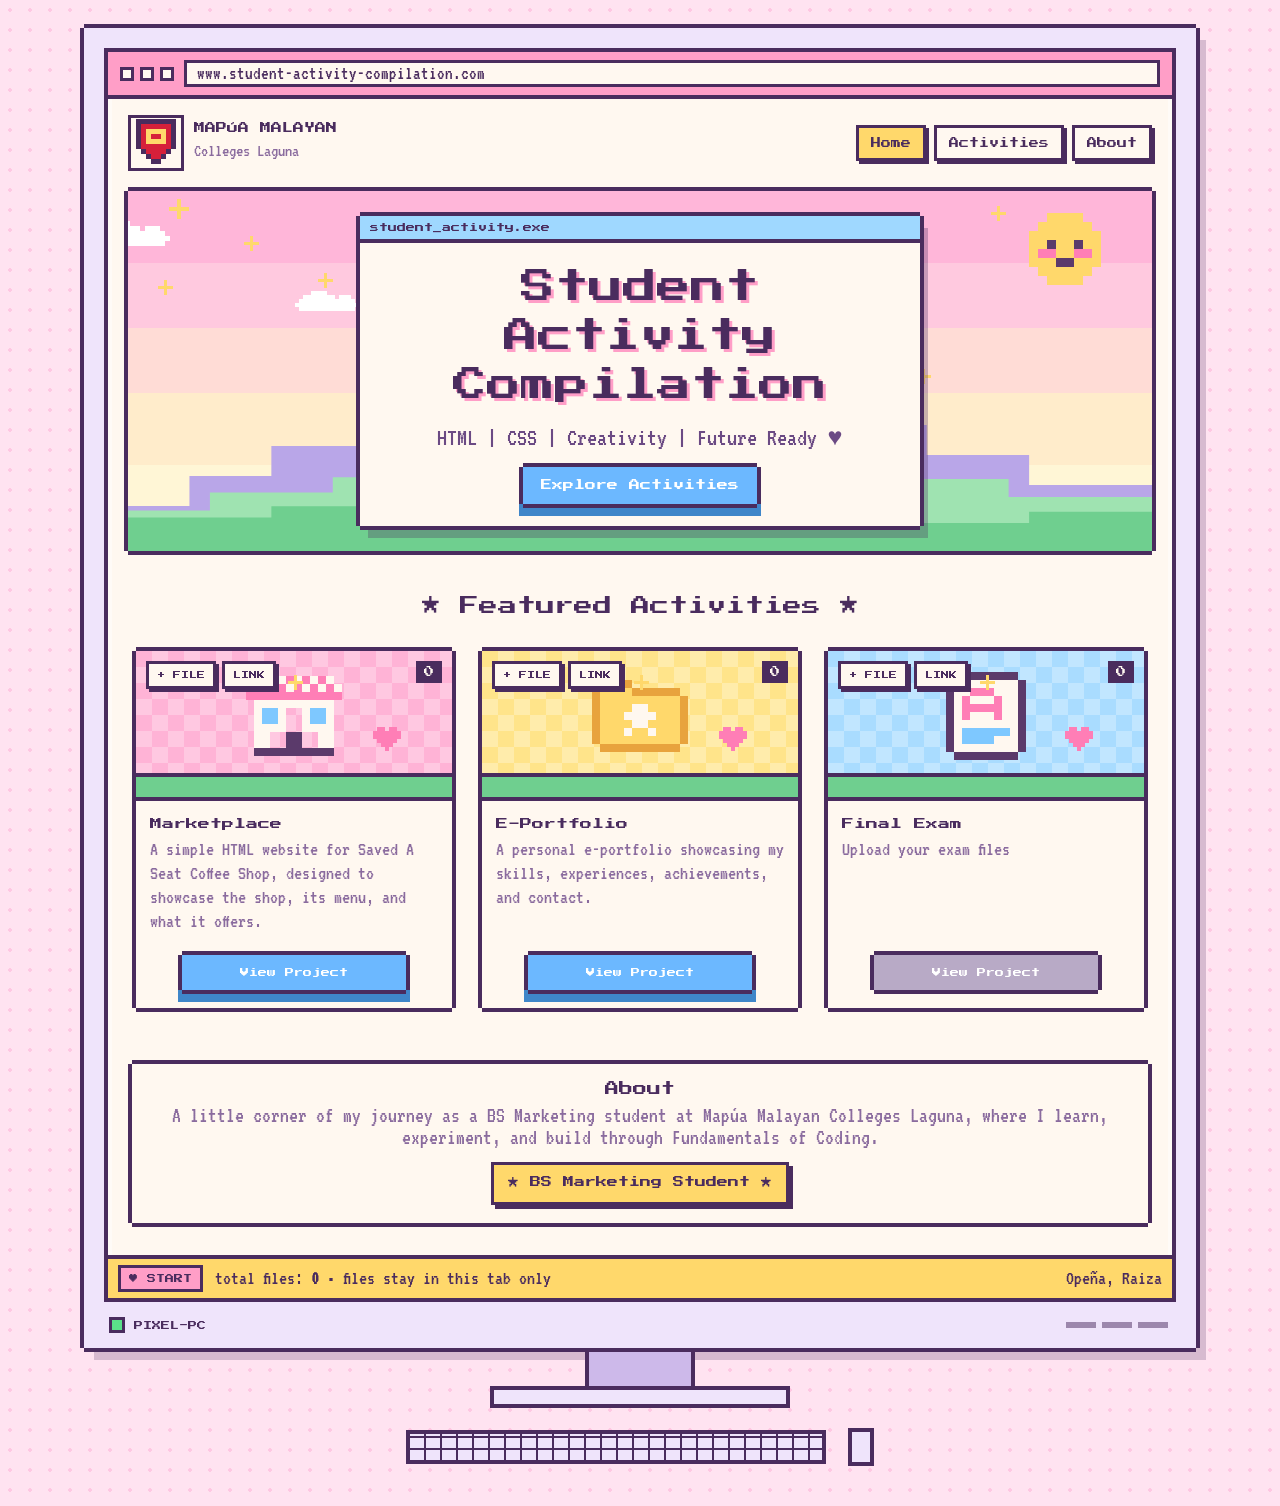
<file: index.html>
<!DOCTYPE html>
<html lang="en">
<head>
<meta charset="UTF-8">
<meta name="viewport" content="width=device-width, initial-scale=1, viewport-fit=cover">
<title>Student Activity Compilation</title>
<link href="https://fonts.googleapis.com/css2?family=Press+Start+2P&family=VT323&display=swap" rel="stylesheet">
<style>
:root{--bg:#ffe3f1;--dot:#ffc8e3;--panel:#fff8f0;--ink:#4a2c5e;--soft:#8a6b9e;--btn:#6cb8ff;--bz:#efe4fb;--bz2:#cdb9ea;
box-sizing:border-box;padding-top:env(safe-area-inset-top,0px);padding-bottom:env(safe-area-inset-bottom,0px)}
@media (prefers-color-scheme:dark){:root:not([data-theme="light"]){--bg:#241636;--dot:#31204a;--panel:#3a2656;--ink:#ffeefa;--soft:#c9a9e6;--bz:#5a4380;--bz2:#46336a}}
:root[data-theme="dark"]{--bg:#241636;--dot:#31204a;--panel:#3a2656;--ink:#ffeefa;--soft:#c9a9e6;--bz:#5a4380;--bz2:#46336a}
*{box-sizing:border-box}
html{scroll-behavior:smooth;scroll-padding-top:env(safe-area-inset-top,0px)}
body{margin:0;background:var(--bg);background-image:radial-gradient(var(--dot) 2px,transparent 2px);background-size:20px 20px;color:var(--ink);font-family:'VT323',ui-monospace,Menlo,Consolas,monospace;font-size:22px;min-height:100vh;padding:24px 14px 40px}
h1,h2,h3,.px{font-family:'Press Start 2P',ui-monospace,Menlo,monospace;font-weight:400}
.bx{box-shadow:0 -4px 0 0 #4a2c5e,0 4px 0 0 #4a2c5e,-4px 0 0 0 #4a2c5e,4px 0 0 0 #4a2c5e}
/* monitor */
.pc{max-width:1120px;margin:0 auto}
.monitor{position:relative;background:var(--bz);padding:20px 20px 0;margin:4px}
.monitor:after{content:"";position:absolute;inset:0;transform:translate(10px,12px);background:#4a2c5e;opacity:.22;z-index:-1}
.screen{background:var(--panel);border:4px solid #4a2c5e;box-shadow:inset 0 0 0 4px rgba(255,255,255,.5);overflow:hidden}
.chin{height:46px;display:flex;align-items:center;justify-content:space-between;padding:0 8px;font-family:'Press Start 2P',monospace;font-size:9px;color:#4a2c5e}
.led{display:inline-block;width:10px;height:10px;background:#5be08a;box-shadow:0 0 0 3px #4a2c5e;margin-right:12px;animation:bl 2s steps(2) infinite}
.slots{display:flex;gap:6px}.slots i{width:30px;height:6px;background:#4a2c5e;opacity:.5}
.neck{width:110px;height:34px;margin:0 auto;background:var(--bz2);border-left:4px solid #4a2c5e;border-right:4px solid #4a2c5e}
.base{width:300px;max-width:70%;height:22px;margin:0 auto;background:var(--bz);border:4px solid #4a2c5e}
.desk{display:flex;justify-content:center;align-items:center;gap:22px;margin-top:20px}
.kb{width:min(420px,70%);height:34px;background:var(--bz);border:4px solid #4a2c5e;background-image:repeating-linear-gradient(90deg,transparent 0 14px,#4a2c5e 14px 16px),repeating-linear-gradient(0deg,transparent 0 10px,#4a2c5e 10px 12px);background-blend-mode:normal}
.ms{width:26px;height:38px;background:var(--bz);border:4px solid #4a2c5e}
/* browser bar */
.chrome{display:flex;align-items:center;gap:10px;padding:8px 12px;background:#ff9ec7;border-bottom:4px solid #4a2c5e;color:#4a2c5e}
.dots{display:flex;gap:6px}.dots i{width:14px;height:14px;border:3px solid #4a2c5e;background:#fff8f0}
.url{flex:1;min-width:0;background:#fff8f0;border:3px solid #4a2c5e;padding:1px 10px;font-size:19px;white-space:nowrap;overflow:hidden;text-overflow:ellipsis}
.page{padding:0 20px 8px}
nav{display:flex;align-items:center;gap:14px;padding:16px 0 20px;flex-wrap:wrap}
.lg{width:56px;height:56px;display:grid;place-items:center;background:#fff8f0;border:3px solid #4a2c5e;cursor:pointer;padding:0;overflow:hidden}.lg img{width:100%;height:100%;object-fit:contain;display:block}.lg:hover{background:#ffd86b}
.logo{display:flex;align-items:center;gap:10px;font-family:'Press Start 2P',monospace;font-size:11px;line-height:1.5}
.logo small{display:block;font-family:'VT323',monospace;font-size:18px;color:var(--soft)}
.links{margin-left:auto;display:flex;gap:8px;flex-wrap:nowrap}
.links a{font-family:'Press Start 2P',monospace;font-size:10px;line-height:1;color:#4a2c5e;text-decoration:none;padding:10px 12px;background:#fff8f0;border:3px solid #4a2c5e;box-shadow:3px 3px 0 #4a2c5e;white-space:nowrap;cursor:pointer}
.links a:hover,.links a.on{background:#ffd86b}
.links a:active{transform:translate(3px,3px);box-shadow:none}
/* hero */
.banner{position:relative;height:360px;overflow:hidden;background:linear-gradient(#ffb6d9 0 20%,#ffc9df 20% 38%,#ffdcd6 38% 56%,#ffeccb 56% 76%,#fff6d6 76%)}
.banner>svg{position:absolute;display:block}
.cloud{animation:drift 40s linear infinite}
@keyframes drift{from{transform:translateX(-120px)}to{transform:translateX(1300px)}}
.sun{right:5%;top:22px;animation:bob 3s steps(2) infinite}
@keyframes bob{50%{transform:translateY(6px)}}
.sp{animation:tw 1.6s steps(2) infinite}
@keyframes tw{50%{opacity:.15;transform:scale(.6)}}
.fh{bottom:70px;animation:fl 7s linear infinite;opacity:0}
@keyframes fl{0%{transform:translateY(0);opacity:0}15%{opacity:.9}100%{transform:translateY(-240px);opacity:0}}
.hill{position:absolute;left:0;right:0;bottom:0}
.h0{height:150px;background:#b9a6e8;clip-path:polygon(0 70%,6% 70%,6% 50%,14% 50%,14% 30%,24% 30%,24% 12%,34% 12%,34% 32%,44% 32%,44% 52%,56% 52%,56% 34%,66% 34%,66% 16%,78% 16%,78% 36%,88% 36%,88% 56%,100% 56%,100% 100%,0 100%)}
.h1{height:90px;background:#9fe3b1;clip-path:polygon(0 55%,8% 55%,8% 35%,20% 35%,20% 18%,34% 18%,34% 35%,46% 35%,46% 55%,60% 55%,60% 38%,72% 38%,72% 20%,86% 20%,86% 40%,100% 40%,100% 100%,0 100%)}
.h2{height:56px;background:#6fcf8f;clip-path:polygon(0 40%,14% 40%,14% 20%,30% 20%,30% 45%,52% 45%,52% 25%,68% 25%,68% 50%,88% 50%,88% 30%,100% 30%,100% 100%,0 100%)}
.hero{position:absolute;inset:0;display:grid;place-items:center;padding:14px}
.hw{width:min(560px,100%);background:#fff8f0;color:#4a2c5e;text-align:center;box-shadow:0 -4px #4a2c5e,0 4px #4a2c5e,-4px 0 #4a2c5e,4px 0 #4a2c5e,8px 12px 0 0 rgba(74,44,94,.3)}
.hw .tb{background:#9fd8ff;border-bottom:4px solid #4a2c5e;padding:7px 10px;font-family:'Press Start 2P',monospace;font-size:9px;text-align:left}
.hw .in{padding:20px 16px 22px;display:grid;gap:14px;justify-items:center}
h1{margin:0;font-size:clamp(18px,4.2vw,34px);line-height:1.45;color:#4a2c5e;text-shadow:3px 3px 0 #ff9ec7}
.tag{font-size:clamp(19px,2.8vw,25px);color:#6b4a84}
.go{font-family:'Press Start 2P',monospace;font-size:11px;color:#fff;background:var(--btn);border:0;padding:13px 18px;cursor:pointer;text-decoration:none;box-shadow:0 -4px #4a2c5e,0 4px #4a2c5e,-4px 0 #4a2c5e,4px 0 #4a2c5e,0 8px 0 4px #3f86c9}
.go:hover,.view:hover:not(:disabled){transform:translateY(4px)}
/* featured */
.ft{text-align:center;margin:40px 0 26px;font-size:clamp(13px,2.4vw,19px);line-height:1.6}
.grid{display:grid;grid-template-columns:repeat(3,minmax(0,1fr));gap:22px;padding:0 4px;align-items:stretch}
@media (max-width:760px){.grid{grid-template-columns:1fr;gap:30px}}
.card{background:var(--panel);margin:4px;display:flex;flex-direction:column;transition:transform .12s steps(2)}
.card:hover{transform:translateY(-6px)}
.thumb{position:relative;height:150px;display:grid;place-items:center;border-bottom:4px solid #4a2c5e;background-color:var(--acc);background-image:linear-gradient(45deg,rgba(255,255,255,.28) 25%,transparent 25% 75%,rgba(255,255,255,.28) 75%),linear-gradient(45deg,rgba(255,255,255,.28) 25%,transparent 25% 75%,rgba(255,255,255,.28) 75%);background-size:32px 32px;background-position:0 0,16px 16px;overflow:hidden}
.thumb .gr{position:absolute;left:0;right:0;bottom:0;height:24px;background:#6fcf8f;border-top:4px solid #4a2c5e}
.thumb .hop{animation:hop 1.2s steps(3) infinite;margin-bottom:12px}
@keyframes hop{50%{transform:translateY(-9px)}}
.thumb svg.d{position:absolute}
.badge{position:absolute;top:10px;right:10px;font-family:'Press Start 2P',monospace;font-size:10px;padding:6px 8px;background:#4a2c5e;color:#fff8f0}
.cb{padding:14px 14px 18px;display:flex;flex-direction:column;gap:12px;flex:1}
.ti{min-height:62px}
ul:empty{display:none}
.tools{position:absolute;top:10px;left:10px;display:flex;gap:6px;z-index:2}
.tool{position:relative;font-family:'Press Start 2P',monospace;font-size:8px;line-height:1;color:#4a2c5e;background:#fff8f0;border:3px solid #4a2c5e;box-shadow:3px 3px 0 #4a2c5e;padding:7px 8px;cursor:pointer}
.tool:hover,.tool:focus-within{background:#ffd86b}
.lrow{display:flex;gap:6px;align-items:stretch}.lrow[hidden]{display:none}
.lrow input{flex:1;min-width:0;font:20px 'VT323',monospace;border:3px solid var(--ink);padding:2px 6px;background:var(--panel);color:var(--ink)}
.btns{margin-top:auto;display:flex;flex-direction:column;align-items:center;gap:14px;padding-top:6px}
.up{position:relative;font-family:'Press Start 2P',monospace;font-size:8px;line-height:1;color:#4a2c5e;background:var(--acc);border:3px solid #4a2c5e;box-shadow:3px 3px 0 #4a2c5e;padding:9px 10px;cursor:pointer;width:78%;text-align:center}
.up:hover,.up:focus-within{background:#ffd86b}
.up:active{transform:translate(3px,3px);box-shadow:none}
.vh{position:absolute;opacity:0;inset:0;width:100%;height:100%;cursor:pointer}
.thumb.over:after{content:'DROP HERE';position:absolute;inset:0;display:grid;place-items:center;background:rgba(255,248,240,.85);font-family:'Press Start 2P',monospace;font-size:11px;color:#4a2c5e}
.cb h3{margin:0;font-size:12px;line-height:1.5}
.cb small{display:block;font-size:20px;line-height:1.2;margin-top:4px;color:var(--soft)}
.drop{display:block;cursor:pointer;text-align:center;padding:14px 10px;border:4px dashed var(--ink);background:repeating-linear-gradient(45deg,transparent 0 8px,rgba(255,255,255,.35) 8px 16px);position:relative}
.drop input{position:absolute;opacity:0;inset:0;width:100%;height:100%;cursor:pointer}
.drop:hover,.drop.over,.drop:focus-within{background-color:var(--acc);border-style:solid;color:#4a2c5e}
.drop .px{font-size:10px;display:block;margin-bottom:6px;line-height:1.6}
.drop span{font-size:20px}
ul{list-style:none;margin:0;padding:0;display:flex;flex-direction:column;gap:8px;max-height:200px;overflow-y:auto}
li{border:3px solid var(--ink);padding:6px 8px;background:var(--panel);animation:pop .25s steps(3)}
@keyframes pop{from{transform:scale(.8);opacity:0}}
.row{display:flex;align-items:center;gap:8px}
.nm{flex:1;overflow:hidden;white-space:nowrap;text-overflow:ellipsis;font-size:21px}
.sz{color:var(--soft);font-size:19px}
.x,.op{font-family:'Press Start 2P',monospace;font-size:9px;border:3px solid #4a2c5e;background:var(--acc);color:#4a2c5e;padding:5px 6px;cursor:pointer;text-decoration:none;line-height:1}
.x{background:#ffd0d6}
.pg{height:12px;border:3px solid var(--ink);margin-top:6px;background:var(--panel)}
.pg i{display:block;height:100%;width:0;background:repeating-linear-gradient(90deg,var(--acc) 0 6px,#4a2c5e 6px 8px)}
.empty{text-align:center;color:var(--soft);font-size:20px;padding:2px;border:0;animation:none}
.view{width:78%;margin:4px 0 0;font-family:'Press Start 2P',monospace;font-size:9px;color:#fff;background:var(--btn);border:0;padding:13px;cursor:pointer;box-shadow:0 -4px #4a2c5e,0 4px #4a2c5e,-4px 0 #4a2c5e,4px 0 #4a2c5e,0 8px 0 4px #3f86c9}
.view:disabled{background:#b8aac6;box-shadow:0 -4px #4a2c5e,0 4px #4a2c5e,-4px 0 #4a2c5e,4px 0 #4a2c5e;cursor:not-allowed}
#about{margin:52px 4px 24px;background:var(--panel);padding:18px 20px;text-align:center}
#about h2{margin:0 0 8px;font-size:14px}
#about p{margin:0;font-size:22px;color:var(--soft)}
.chip{display:inline-block;margin-top:14px;font-family:'Press Start 2P',monospace;font-size:11px;line-height:1.5;color:#4a2c5e;background:#ffd86b;border:3px solid #4a2c5e;box-shadow:4px 4px 0 #4a2c5e;padding:10px 14px}
/* taskbar */
.task{display:flex;align-items:center;gap:12px;padding:6px 10px;background:#ffd86b;border-top:4px solid #4a2c5e;color:#4a2c5e;font-size:20px}
.start{font-family:'Press Start 2P',monospace;font-size:9px;background:#ff9ec7;border:3px solid #4a2c5e;padding:6px 8px}
.nmtag{white-space:nowrap;font-weight:400}
.task .sp3{flex:1;overflow:hidden;white-space:nowrap;text-overflow:ellipsis}
.blink{animation:bl 1s steps(2) infinite}@keyframes bl{50%{opacity:.2}}
@media (max-width:620px){nav{gap:12px}.links{width:100%;margin-left:0;justify-content:space-between}.links a{flex:1;text-align:center;padding:10px 4px;font-size:9px}}
@media (max-width:560px){.monitor{padding:12px 12px 0}.page{padding:0 12px 8px}.links a{padding:7px 6px;font-size:8px}.slots{display:none}}
@media (prefers-reduced-motion:reduce){*{animation:none!important;scroll-behavior:auto}}
</style>
</head>
<body>
<div class="pc">
 <div class="monitor bx">
  <div class="screen">
   <div class="chrome"><div class="dots"><i></i><i></i><i></i></div><div class="url px" style="font-family:'VT323',monospace">www.student-activity-compilation.com</div></div>
   <div class="page" id="home">
    <nav>
     <div class="logo"><button class="lg" id="lg" title="Click to upload the school logo" aria-label="Upload school logo"><span id="shield"></span></button><input type="file" id="lgf" accept="image/*" hidden><div>MAP&Uacute;A MALAYAN<small>Colleges Laguna</small></div></div>
     <div class="links"><a href="#home" class="on">Home</a><a href="#activities">Activities</a><a href="#about">About</a></div>
    </nav>

    <section class="banner bx" id="banner" aria-label="Welcome banner">
     <div class="hill h0"></div><div class="hill h1"></div><div class="hill h2"></div>
     <div class="hero"><div class="hw"><div class="tb">student_activity.exe</div><div class="in">
       <h1>Student Activity Compilation</h1>
       <div class="tag">HTML | CSS | Creativity | Future Ready <span class="blink">&hearts;</span></div>
       <a class="go" href="#activities">Explore Activities</a>
     </div></div></div>
    </section>

    <h2 class="ft" id="activities">&#9733; Featured Activities &#9733;</h2>
    <div class="grid" id="grid"></div>

    <section id="about" class="bx">
     <h2>About</h2>
     <p>A little corner of my journey as a BS Marketing student at Mapúa Malayan Colleges Laguna, where I learn, experiment, and build through Fundamentals of Coding.</p>
     <span class="chip">&#9733; BS Marketing Student &#9733;</span>
    </section>
   </div>
   <div class="task"><span class="start">&#9829; START</span><span class="sp3">total files: <b id="total">0</b> &bull; files stay in this tab only</span><span class="nmtag">Opeña, Raiza</span></div>
  </div>
  <div class="chin"><span><i class="led"></i>PIXEL-PC</span><span class="slots"><i></i><i></i><i></i></span></div>
 </div>
 <div class="neck"></div><div class="base"></div>
 <div class="desk"><div class="kb"></div><div class="ms"></div></div>
</div>

<script>
const PAL={r:'#ff7eb6',w:'#fff8f0',b:'#7ec8ff',d:'#5b3a6b',y:'#ffd86b',o:'#e8a33d',c:'#ffffff',g:'#6fcf8f',n:'#4a2c5e',R:'#d6203a'};
function sprite(m,s,cls){const w=Math.max(...m.map(r=>r.length));let q='';
 m.forEach((row,y)=>[...row].forEach((c,x)=>{if(PAL[c])q+=`<rect x="${x}" y="${y}" width="1" height="1" fill="${PAL[c]}"/>`}));
 return `<svg ${cls?`class="${cls}"`:''} viewBox="0 0 ${w} ${m.length}" width="${w*s}" height="${m.length*s}" shape-rendering="crispEdges" aria-hidden="true">${q}</svg>`}
const SHOP=[".rwrwrwrwrw.","rwrwrwrwrwrw","rrrrrrrrrrrr",".wwwwwwwwww.",".wbbw..wbbw.",".wbbw..wbbw.",".wwww..wwww.",".ww..dd..ww.",".ww..dd..ww.",".dddddddddd."];
const FOLD=[".oooo.......","oyyyyoooooo.","oyyyyyyyyyyo","oyyyywwyyyyo","oyyywwwwyyyo","oyyyywwyyyyo","oyyywyywyyyo","oyyyyyyyyyyo",".oooooooooo."];
const EXAM=["..dddddddd..",".dwwwwwwwwd.",".dwwrrrwwwd.",".dwrwwwrwwd.",".dwrrrrrwwd.",".dwrwwwrwwd.",".dwwwwwwwwd.",".dwbbbbbbwd.",".dwbbbbwwwd.",".dwwwwwwwwd.","..dddddddd.."];
const CLOUD=["....cccc........","..cccccccc.ccc..",".cccccccccccccc.","cccccccccccccccc",".cccccccccccccc."];
const SUN=["..yyyy..",".yyyyyy.","yyyyyyyy","yydyydyy","yrryyrry","yyyddyyy",".yyyyyy.","..yyyy.."];
const HEART=[".rr.rr.","rrrrrrr","rrrrrrr",".rrrrr.","..rrr..","...r..."];
const STAR=["..y..","..y..","yyyyy","..y..","..y.."];
const SHIELD=["nnnnnnnn","nRRRRRRn","nRyyyyRn","nRyRRyRn","nRyyyyRn","nRRRRRRn",".nRRRRn.","..nRRn..","...nn..."];
document.getElementById('shield').innerHTML=sprite(SHIELD,5);
/* LOGO: click the logo box to upload your school logo (remembered in this browser). */
const lg=document.getElementById('lg'),lgf=document.getElementById('lgf');
const showLogo=u=>{lg.innerHTML='<img alt="Mapúa Malayan Colleges Laguna logo" src="'+u+'">'};
try{const u=localStorage.getItem('mmcl-logo');if(u)showLogo(u)}catch(e){}
lg.onclick=()=>lgf.click();
lgf.onchange=()=>{const f=lgf.files[0];if(!f)return;const r=new FileReader();r.onload=()=>{showLogo(r.result);try{localStorage.setItem('mmcl-logo',r.result)}catch(e){}};r.readAsDataURL(f)};

const ban=document.getElementById('banner');
const add=(h,css,cls)=>{const d=document.createElement('div');d.innerHTML=h;const s=d.firstChild;s.setAttribute('class',cls||'');s.style.cssText=css;ban.prepend(s)};
add(sprite(SUN,9),'','sun');
[[8,30,5,0],[28,100,4,12],[60,52,6,24],[78,170,4,6]].forEach(([l,t,s,dl])=>add(sprite(CLOUD,s),`left:${l}%;top:${t}px;animation-delay:-${dl}s;animation-duration:${36+dl}s;margin-left:-120px`,'cloud'));
for(let i=0;i<14;i++)add(sprite(STAR,i%3?3:4),`left:${(i*7.3+4)%96}%;top:${(i*37)%200+8}px;animation-delay:-${(i*.37).toFixed(2)}s`,'sp');
for(let i=0;i<7;i++)add(sprite(HEART,i%2?4:3),`left:${10+i*13}%;animation-delay:-${i*1.1}s;animation-duration:${6+i%3}s`,'fh');

const CARDS=[
 {id:'market',name:'Marketplace',sub:'A simple HTML website for Saved A Seat Coffee Shop, designed to showcase the shop, its menu, and what it offers.',icon:SHOP,acc:'#ffb3d6'},
 {id:'folio',name:'E-Portfolio',sub:'A personal e-portfolio showcasing my skills, experiences, achievements, and contact.',icon:FOLD,acc:'#ffe48a'},
 {id:'exam',name:'Final Exam',sub:'Upload your exam files',icon:EXAM,acc:'#a9dcff'}
];
/* PROJECT LINKS: paste your project URLs between the quotes, or use the LINK button on each card. */
const LINKS={
  market:'https://raizaopena26-alt.github.io/Iza/SavedASeatcoffee/',
  folio:'https://raizaopena26-alt.github.io/Iza/opena_raiza_portfolio/',
  exam:''
};
let links={...LINKS};
function refreshBtn(id){const b=document.getElementById('v-'+id);if(b)b.disabled=!(links[id]||store[id].length)}
const store={};const grid=document.getElementById('grid');
const fmt=n=>n<1024?n+' B':n<1048576?(n/1024).toFixed(1)+' KB':(n/1048576).toFixed(1)+' MB';
const esc=s=>s.replace(/[&<>"]/g,c=>({'&':'&amp;','<':'&lt;','>':'&gt;','"':'&quot;'}[c]));

CARDS.forEach(c=>{store[c.id]=[];
 const el=document.createElement('article');el.className='card bx';el.style.setProperty('--acc',c.acc);
 el.innerHTML=`<div class="thumb" title="Drag files here"><div class="tools"><label class="tool">+ FILE<input class="vh" type="file" multiple aria-label="Upload files to ${c.name}"></label><button class="tool lk" type="button">LINK</button></div><span class="badge" id="n-${c.id}">0</span>
  ${sprite(STAR,3,'d').replace('class="d"','class="d" style="left:48%;top:16%"')}${sprite(HEART,4,'d').replace('class="d"','class="d" style="right:16%;bottom:46px"')}
  <span class="hop">${sprite(c.icon,8)}</span><div class="gr"></div></div>
  <div class="cb"><div class="ti"><h3>${c.name}</h3><small>${c.sub}</small></div>
  <div class="lrow" hidden><input type="url" placeholder="paste project link here" aria-label="Project link for ${c.name}"><button class="tool sv" type="button">SAVE</button></div>
  <ul id="l-${c.id}"></ul>
  <div class="btns"><button class="view" id="v-${c.id}" disabled>View Project</button></div></div>`;
 grid.appendChild(el);
 const drop=el.querySelector('.thumb'),inp=el.querySelector('input');
 inp.onchange=()=>{take(c.id,inp.files);inp.value=''};
 ['dragenter','dragover'].forEach(e=>drop.addEventListener(e,ev=>{ev.preventDefault();drop.classList.add('over')}));
 ['dragleave','drop'].forEach(e=>drop.addEventListener(e,ev=>{ev.preventDefault();drop.classList.remove('over')}));
 drop.addEventListener('drop',ev=>take(c.id,ev.dataTransfer.files));
 const row=el.querySelector('.lrow'),li=row.querySelector('input');
 el.querySelector('.lk').onclick=()=>{row.hidden=!row.hidden;li.value=links[c.id]||'';if(!row.hidden)li.focus()};
 el.querySelector('.sv').onclick=()=>{let v=li.value.trim();if(v&&!/^https?:\/\//i.test(v))v='https://'+v;links[c.id]=v;try{localStorage.setItem('mmcl-links',JSON.stringify(links))}catch(e){}row.hidden=true;refreshBtn(c.id)};
 el.querySelector('.view').onclick=()=>{const u=links[c.id]||(store[c.id][0]||{}).url;if(u)window.open(u,'_blank','noopener')};
 render(c.id);
});

function take(id,files){[...files].forEach(f=>{
 const item={name:f.name,size:f.size,url:URL.createObjectURL(f),p:0,key:Math.random()};
 store[id].push(item);
 const t=setInterval(()=>{item.p=Math.min(100,item.p+10+Math.random()*25);const b=document.querySelector(`[data-k="${item.key}"] i`);if(b)b.style.width=item.p+'%';if(item.p>=100)clearInterval(t)},90);
});render(id)}

function render(id){const ul=document.getElementById('l-'+id);
 ul.innerHTML=store[id].length?store[id].map(f=>`<li data-k="${f.key}"><div class="row"><span class="nm" title="${esc(f.name)}">${esc(f.name)}</span><span class="sz">${fmt(f.size)}</span><a class="op" href="${f.url}" target="_blank" rel="noopener" aria-label="Open file">OPEN</a><button class="x" data-r="${f.key}" aria-label="Remove file">X</button></div><div class="pg"><i style="width:${f.p}%"></i></div></li>`).join(''):'';
 ul.querySelectorAll('[data-r]').forEach(b=>b.onclick=()=>{const k=+b.dataset.r;const i=store[id].findIndex(f=>f.key===k);URL.revokeObjectURL(store[id][i].url);store[id].splice(i,1);render(id)});
 document.getElementById('n-'+id).textContent=store[id].length;
 refreshBtn(id);
 document.getElementById('total').textContent=Object.values(store).reduce((a,l)=>a+l.length,0);
}
const navs=[...document.querySelectorAll('.links a')];
navs.forEach(a=>a.addEventListener('click',e=>{e.preventDefault();const t=document.querySelector(a.getAttribute('href'));
 if(a.getAttribute('href')==='#home')window.scrollTo({top:0,behavior:'smooth'});else if(t)t.scrollIntoView({behavior:'smooth',block:'start'});
 navs.forEach(n=>n.classList.toggle('on',n===a))}));
</script>
</body>
</html>
</file>
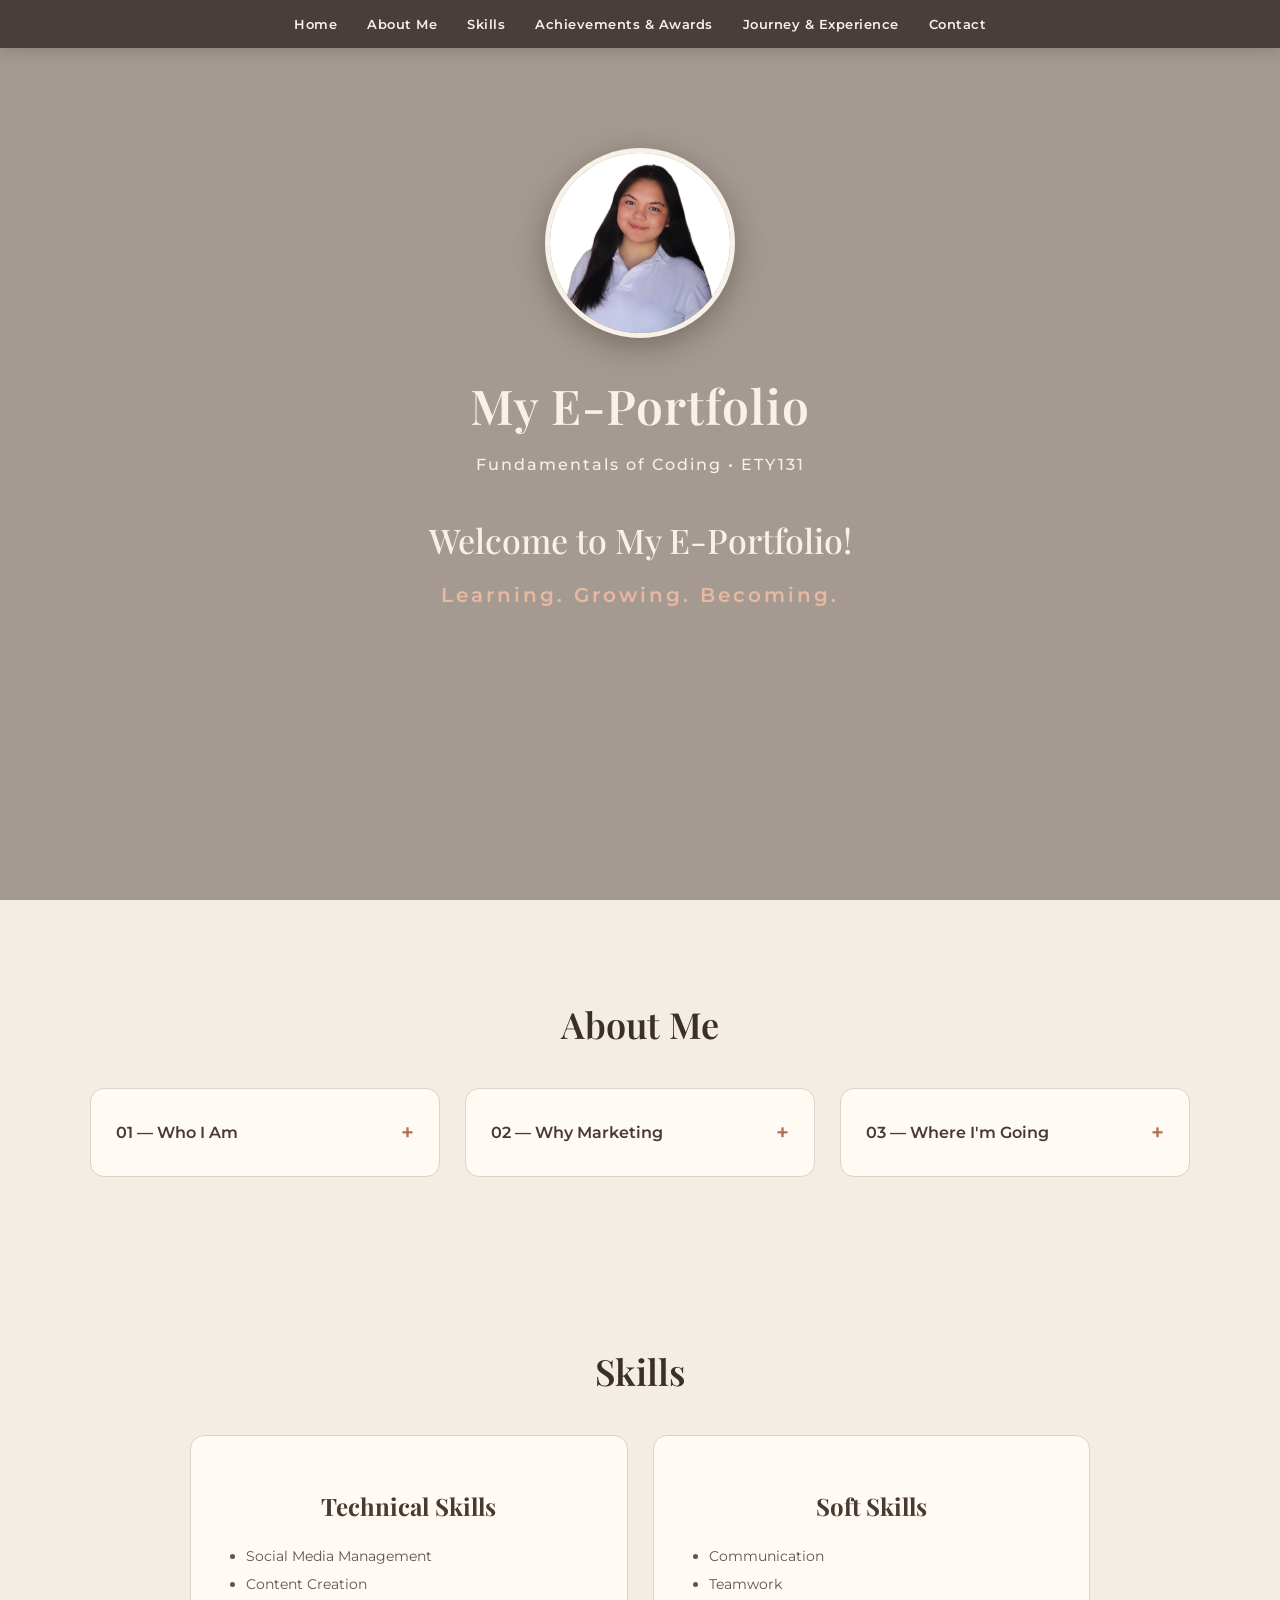
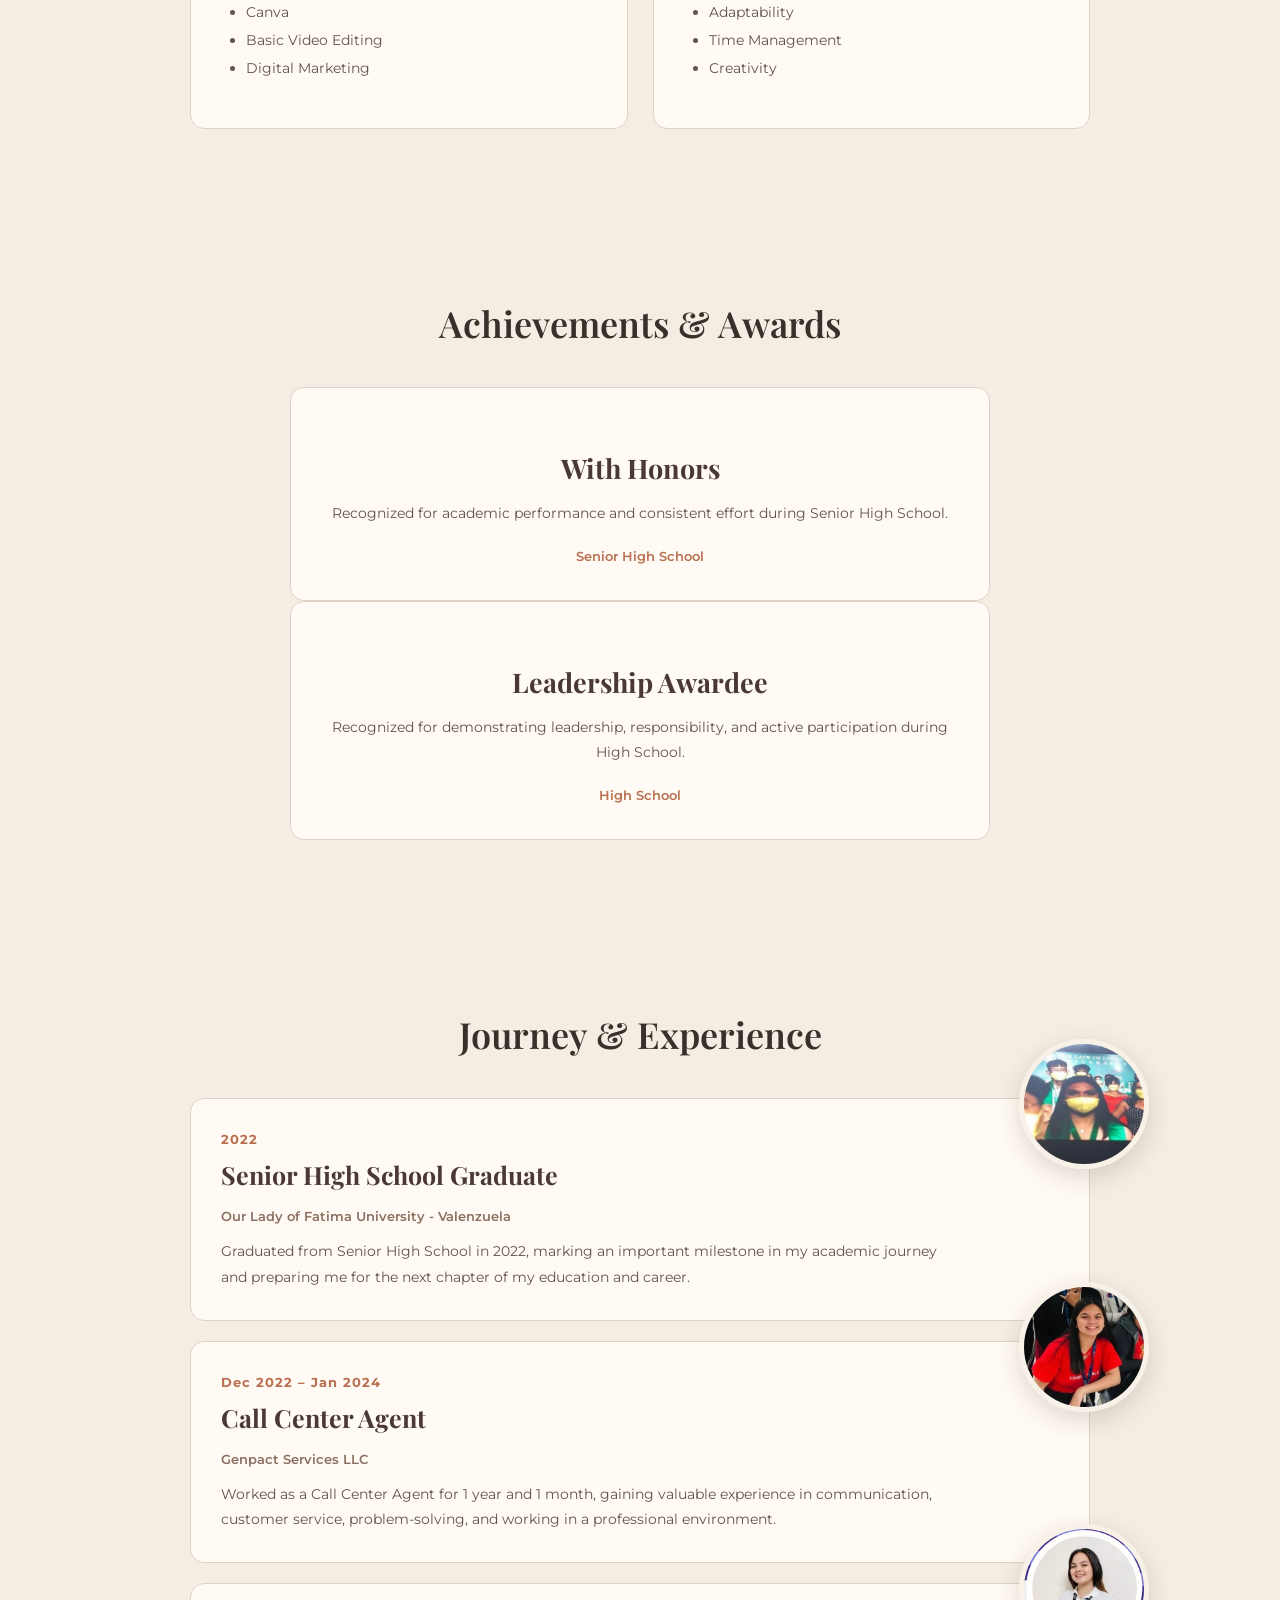
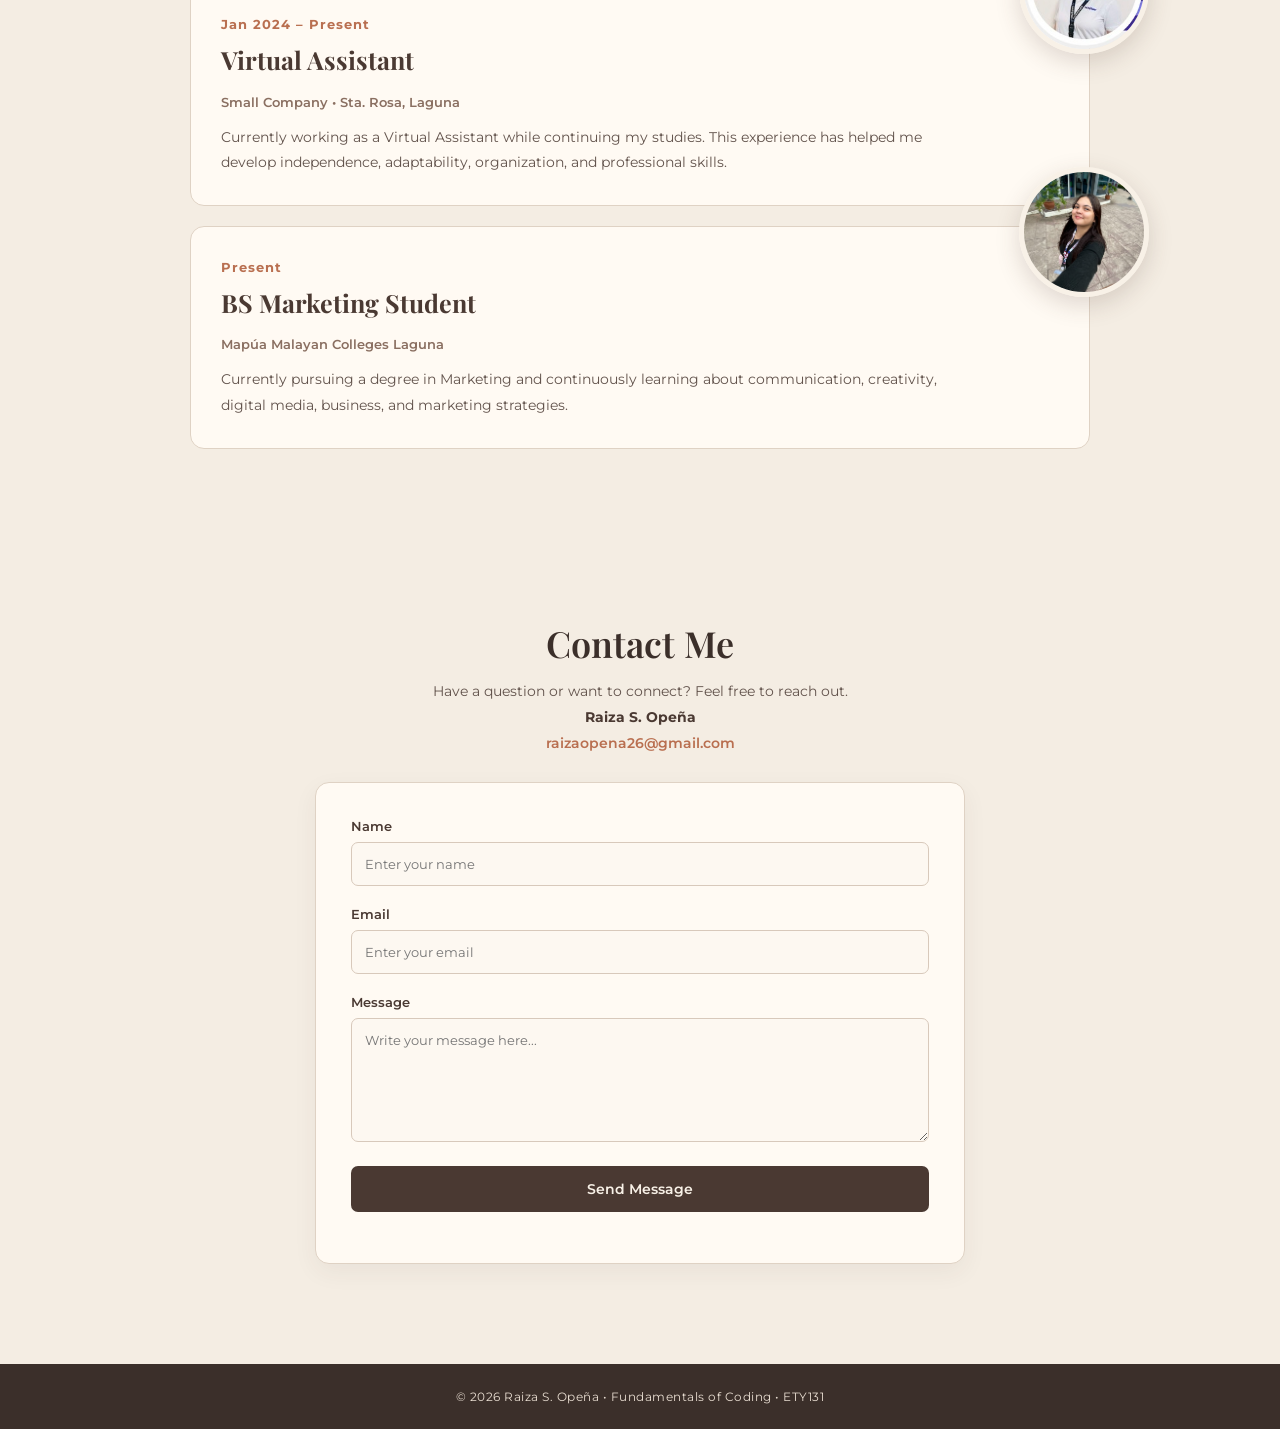
<file: opena_raiza_portfolio/index.html>
<!DOCTYPE html>
<html lang="en">

<head>
    <meta charset="UTF-8">
    <meta name="viewport" content="width=device-width, initial-scale=1.0">

    <title>My E-Portfolio</title>

    <link rel="stylesheet" href="style.css">
</head>

<body>

    <header id="home">

        <video class="background-video" autoplay muted loop playsinline>
            <source src="background.mp4" type="video/mp4">
        </video>

        <div class="video-overlay"></div>

        <nav>
            <a href="#home">Home</a>
            <a href="#about">About Me</a>
            <a href="#skills">Skills</a>
            <a href="#achievements">Achievements & Awards</a>
            <a href="#journey">Journey & Experience</a>
            <a href="#contact">Contact</a>
        </nav>

        <div class="container">

            <img src="images/profile.jpg" alt="My Profile Photo">

            <h1>My E-Portfolio</h1>

            <p>Fundamentals of Coding • ETY131</p>

            <h2>Welcome to My E-Portfolio!</h2>

            <p>Learning. Growing. Becoming.</p>

        </div>

    </header>


    <main>

        <!-- ABOUT ME -->

        <section id="about">

            <h2>About Me</h2>

            <div class="about-container">

                <article class="about-card">

                    <button onclick="toggleCard(this)">
                        <span>01 — Who I Am</span>
                        <span>+</span>
                    </button>

                    <div class="card-content">

                        <p>
                            I am someone who believes that being hardworking means
                            staying focused on your goals, even when life does not
                            always go as planned. I have learned to keep moving
                            forward, face challenges, and continue working toward
                            the things I want to achieve.
                        </p>

                    </div>

                </article>


                <article class="about-card">

                    <button onclick="toggleCard(this)">
                        <span>02 — Why Marketing</span>
                        <span>+</span>
                    </button>

                    <div class="card-content">

                        <p>
                            I chose Marketing because I became interested in how
                            marketers turn ideas into something people notice,
                            understand, and remember. I enjoy seeing how products,
                            services, and ideas are presented to an audience, and
                            I want to learn how I can create that kind of impact myself.
                        </p>

                    </div>

                </article>


                <article class="about-card">

                    <button onclick="toggleCard(this)">
                        <span>03 — Where I'm Going</span>
                        <span>+</span>
                    </button>

                    <div class="card-content">

                        <p>
                            As I continue my journey as a Marketing student, I want
                            to build my creativity, communication, and strategic
                            thinking skills. My goal is to grow into a marketer who
                            can create meaningful ideas and connect brands with
                            the people they want to reach.
                        </p>

                    </div>

                </article>

            </div>

        </section>


        <!-- SKILLS -->

        <section id="skills">

            <h2>Skills</h2>

            <div class="skills-container">

                <article class="skill-card">

                    <h3>Technical Skills</h3>

                    <ul>
                        <li>Social Media Management</li>
                        <li>Content Creation</li>
                        <li>Canva</li>
                        <li>Basic Video Editing</li>
                        <li>Digital Marketing</li>
                    </ul>

                </article>


                <article class="skill-card">

                    <h3>Soft Skills</h3>

                    <ul>
                        <li>Communication</li>
                        <li>Teamwork</li>
                        <li>Adaptability</li>
                        <li>Time Management</li>
                        <li>Creativity</li>
                    </ul>

                </article>

            </div>

        </section>


        <!-- ACHIEVEMENTS & AWARDS -->

        <section id="achievements">

            <h2>Achievements & Awards</h2>

            <div class="achievement-container">

                <article class="achievement-card">

                    <h3>With Honors</h3>

                    <p>
                        Recognized for academic performance and consistent effort
                        during Senior High School.
                    </p>

                    <span>
                        Senior High School
                    </span>

                </article>


                <article class="achievement-card">

                    <h3>Leadership Awardee</h3>

                    <p>
                        Recognized for demonstrating leadership, responsibility,
                        and active participation during High School.
                    </p>

                    <span>
                        High School
                    </span>

                </article>

            </div>

        </section>


        <!-- JOURNEY & EXPERIENCE -->

        <section id="journey">

            <h2>Journey & Experience</h2>

            <div class="journey-container">

                <!-- SENIOR HIGH SCHOOL -->

                <article class="journey-card has-photo">

                    <img
                        class="journey-photo"
                        src="images/shs.jpg"
                        alt="Senior High School experience"
                    >

                    <span class="journey-number">2022</span>

                    <h3>Senior High School Graduate</h3>

                    <h4>Our Lady of Fatima University - Valenzuela</h4>

                    <p>
                        Graduated from Senior High School in 2022, marking an
                        important milestone in my academic journey and preparing
                        me for the next chapter of my education and career.
                    </p>

                </article>


                <!-- GENPACT -->

                <article class="journey-card has-photo">

                    <img
                        class="journey-photo"
                        src="images/genpact.jpg"
                        alt="Genpact work experience"
                    >

                    <span class="journey-number">Dec 2022 – Jan 2024</span>

                    <h3>Call Center Agent</h3>

                    <h4>Genpact Services LLC</h4>

                    <p>
                        Worked as a Call Center Agent for 1 year and 1 month,
                        gaining valuable experience in communication, customer
                        service, problem-solving, and working in a professional environment.
                    </p>

                </article>


                <!-- VIRTUAL ASSISTANT -->

                <article class="journey-card has-photo">

                    <img
                        class="journey-photo va-photo"
                        src="images/work.jpg"
                        alt="Virtual Assistant work experience"
                    >

                    <span class="journey-number">Jan 2024 – Present</span>

                    <h3>Virtual Assistant</h3>

                    <h4>Small Company • Sta. Rosa, Laguna</h4>

                    <p>
                        Currently working as a Virtual Assistant while continuing
                        my studies. This experience has helped me develop independence,
                        adaptability, organization, and professional skills.
                    </p>

                </article>


                <!-- COLLEGE -->

                <article class="journey-card has-photo">

                    <img
                        class="journey-photo"
                        src="images/college.jpg"
                        alt="College experience"
                    >

                    <span class="journey-number">Present</span>

                    <h3>BS Marketing Student</h3>

                    <h4>Mapúa Malayan Colleges Laguna</h4>

                    <p>
                        Currently pursuing a degree in Marketing and continuously
                        learning about communication, creativity, digital media,
                        business, and marketing strategies.
                    </p>

                </article>

            </div>

        </section>


        <!-- CONTACT -->

        <section id="contact">

            <h2>Contact Me</h2>

            <aside class="contact-info">

                <p>
                    Have a question or want to connect?
                    Feel free to reach out.
                </p>

                <p>
                    <strong>Raiza S. Opeña</strong>
                </p>

                <p>
                    <a href="mailto:raizaopena26@gmail.com">
                        raizaopena26@gmail.com
                    </a>
                </p>

            </aside>


            <div class="contact-container">

                <form id="contactForm">

                    <label for="name">Name</label>

                    <input
                        type="text"
                        id="name"
                        name="name"
                        placeholder="Enter your name"
                    >


                    <label for="email">Email</label>

                    <input
                        type="email"
                        id="email"
                        name="email"
                        placeholder="Enter your email"
                    >


                    <label for="message">Message</label>

                    <textarea
                        id="message"
                        name="message"
                        rows="6"
                        placeholder="Write your message here..."
                    ></textarea>


                    <button type="submit">
                        Send Message
                    </button>

                    <p id="formMessage"></p>

                </form>

            </div>

        </section>

    </main>


    <!-- FOOTER -->

    <footer>

        <p>
            © 2026 Raiza S. Opeña • Fundamentals of Coding • ETY131
        </p>

    </footer>


    <script src="script.js"></script>

</body>

</html>
</file>
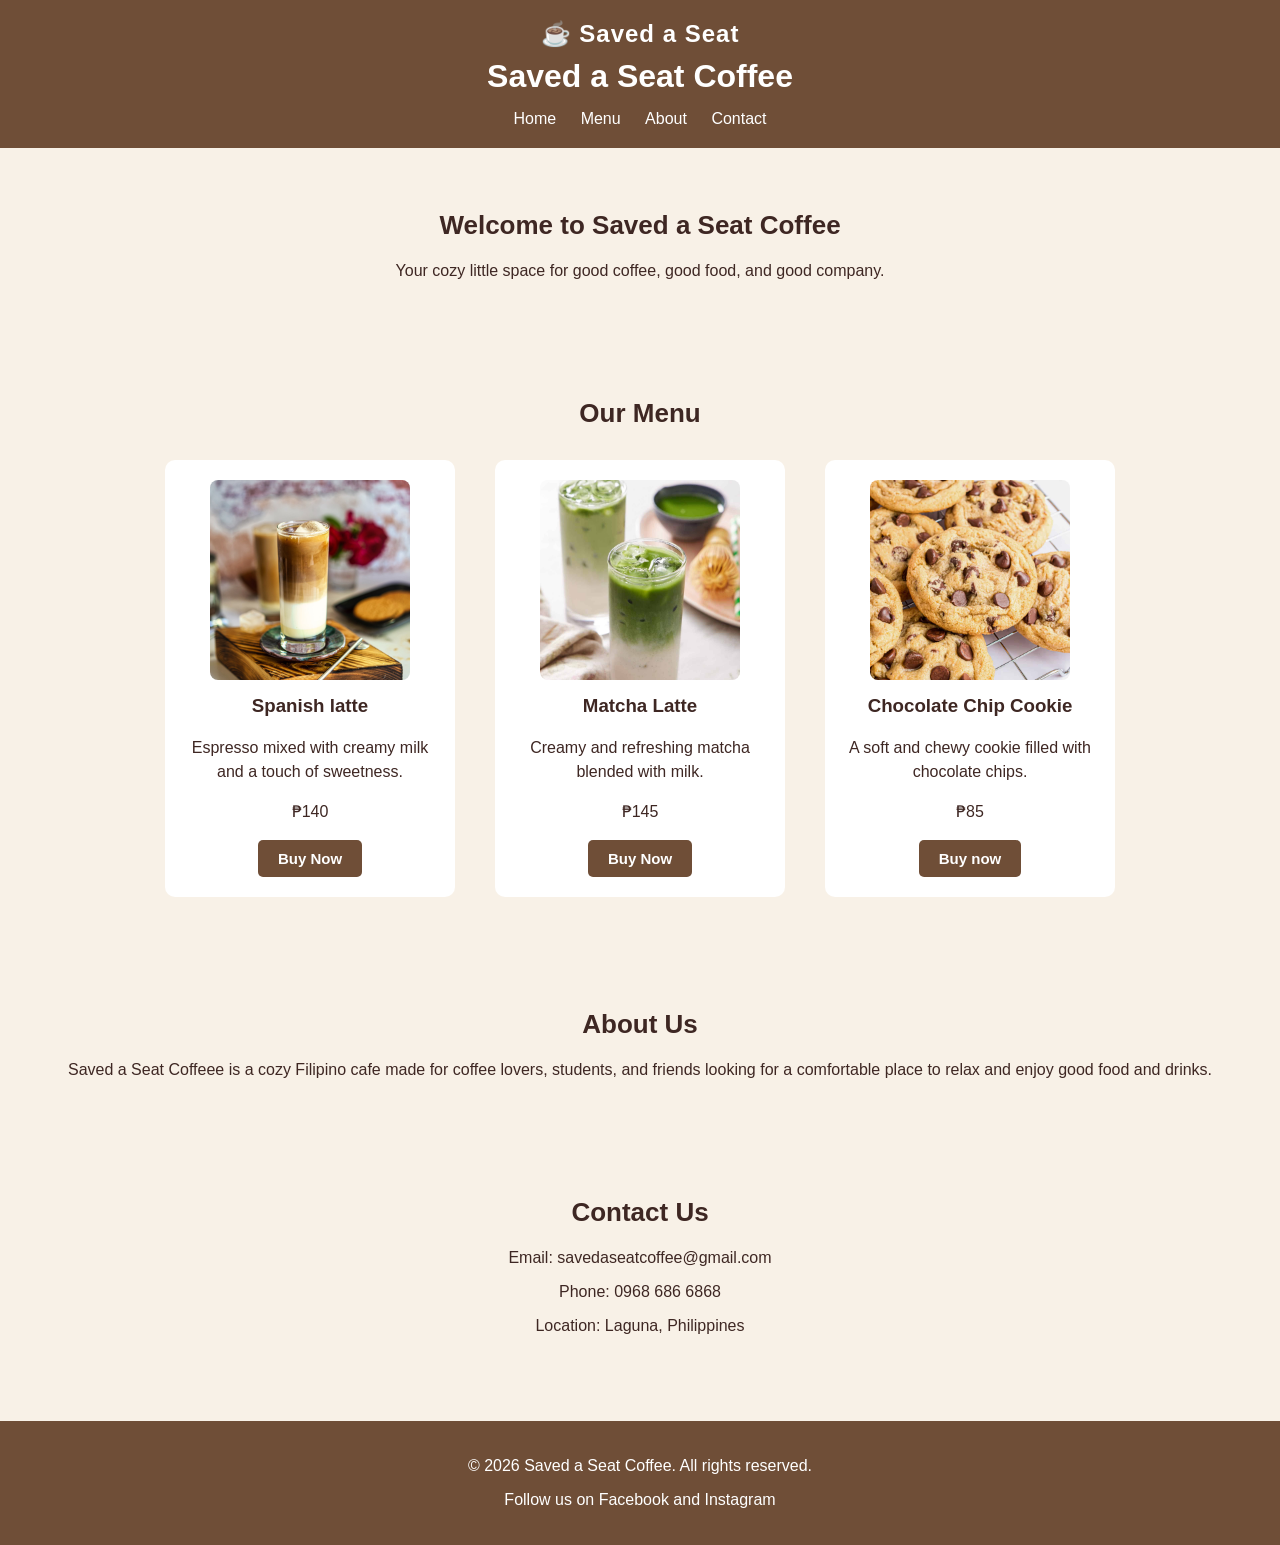
<file: SavedASeatcoffee/index.html>
<DOCTYPE html>
<html>
<head>

    <link rel="stylesheet" href="style.css">

    <title>Saved a Seat Coffee</title>

</head>

<body>

     <header> 
 
         <div class="logo">☕ Saved a Seat</div>

         <h1> Saved a Seat Coffee</h1>

        <nav>
           <a href="#home">Home</a>
           <a href="#menu">Menu</a>
           <a href="#about">About</a>
           <a href="#contact">Contact</a>
        </nav>

      </header>

<section id="home">
 
         <h2>Welcome to Saved a Seat Coffee</h2>

         <p>Your cozy little space for good coffee, good food, and good company.</p>

</section>

<section id="menu">

         <h2>Our Menu</h2>

         <div class="products">
 
              <div class="product">

              <img src="spanish-latte.jpg" alt="Spanish Latte" width="200">          

              <h3>Spanish latte</h3>
              <p>Espresso mixed with creamy milk and a touch of sweetness.</p>
              <p>₱140</p>
               <button>Buy Now</button>
          </div>

         <div class="product">

              <img src="matcha-latte.jpg" alt="Matcha Latte" width="200">

             <h3>Matcha Latte</h3>
             <p>Creamy and refreshing matcha blended with milk.</p>
             <p>₱145</p>
              <button>Buy Now</button>
         </div>

         <div class="product">

              <img src="chocolate-chip-cookie.jpg" alt="Chocolate Chip Cookie" width="200">

             <h3>Chocolate Chip Cookie</h3>
             <p>A soft and chewy cookie filled with chocolate chips.</p>
             <p>₱85</p>
              <button>Buy now</button>
         </div>
</section>

<section id="about">

             <h2>About Us</h2>

             <p>Saved a Seat Coffeee is a cozy Filipino cafe made for coffee lovers, students, and friends looking for a comfortable place to relax and enjoy good food and drinks.</p>

</section>

<section id="contact">
 
            <h2>Contact Us</h2>

            <p>Email: savedaseatcoffee@gmail.com</p>
            <p>Phone: 0968 686 6868</p>
            <p>Location: Laguna, Philippines</p>

</section>

<footer>

           <p>© 2026 Saved a Seat Coffee. All rights reserved.</p>
           <p>Follow us on Facebook and Instagram</p>

</footer>

</body>
</html>
</file>
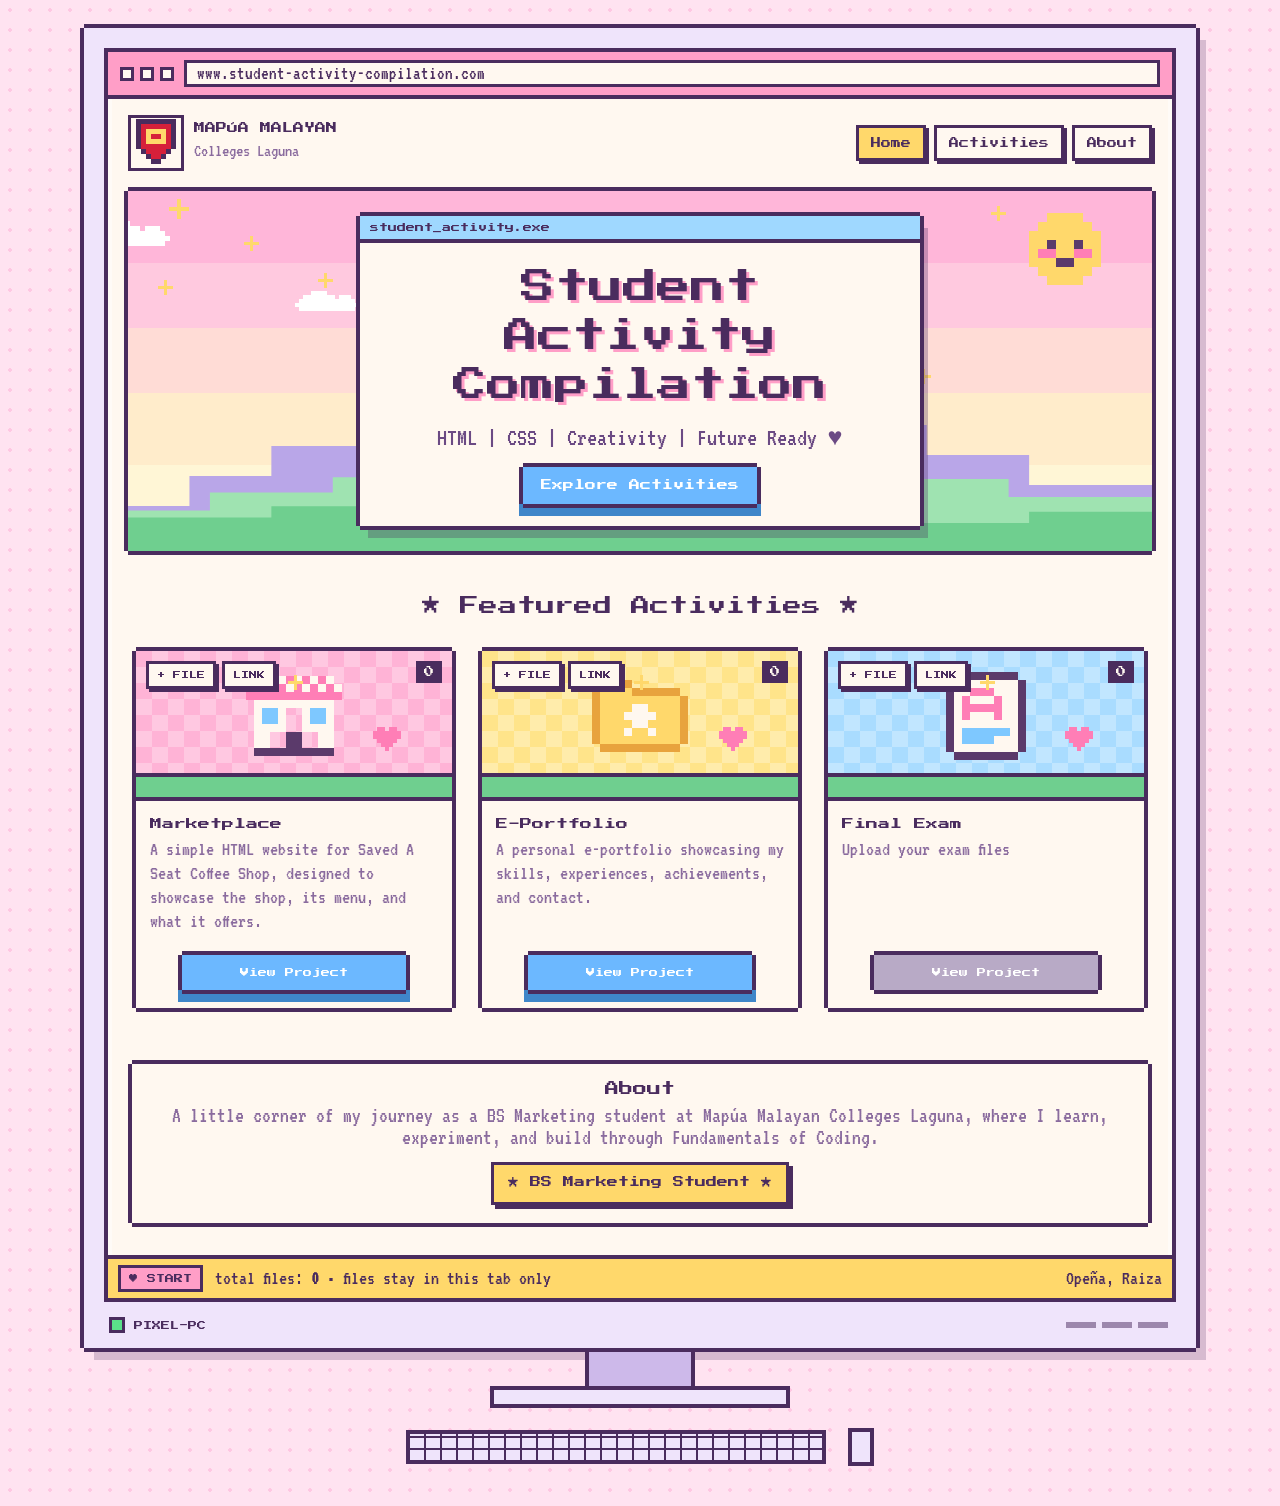
<file: index_fixed.html>
<!DOCTYPE html>
<html lang="en">
<head>
<meta charset="UTF-8">
<meta name="viewport" content="width=device-width, initial-scale=1, viewport-fit=cover">
<title>Student Activity Compilation</title>
<link href="https://fonts.googleapis.com/css2?family=Press+Start+2P&family=VT323&display=swap" rel="stylesheet">
<style>
:root{--bg:#ffe3f1;--dot:#ffc8e3;--panel:#fff8f0;--ink:#4a2c5e;--soft:#8a6b9e;--btn:#6cb8ff;--bz:#efe4fb;--bz2:#cdb9ea;
box-sizing:border-box;padding-top:env(safe-area-inset-top,0px);padding-bottom:env(safe-area-inset-bottom,0px)}
@media (prefers-color-scheme:dark){:root:not([data-theme="light"]){--bg:#241636;--dot:#31204a;--panel:#3a2656;--ink:#ffeefa;--soft:#c9a9e6;--bz:#5a4380;--bz2:#46336a}}
:root[data-theme="dark"]{--bg:#241636;--dot:#31204a;--panel:#3a2656;--ink:#ffeefa;--soft:#c9a9e6;--bz:#5a4380;--bz2:#46336a}
*{box-sizing:border-box}
html{scroll-behavior:smooth;scroll-padding-top:env(safe-area-inset-top,0px)}
body{margin:0;background:var(--bg);background-image:radial-gradient(var(--dot) 2px,transparent 2px);background-size:20px 20px;color:var(--ink);font-family:'VT323',ui-monospace,Menlo,Consolas,monospace;font-size:22px;min-height:100vh;padding:24px 14px 40px}
h1,h2,h3,.px{font-family:'Press Start 2P',ui-monospace,Menlo,monospace;font-weight:400}
.bx{box-shadow:0 -4px 0 0 #4a2c5e,0 4px 0 0 #4a2c5e,-4px 0 0 0 #4a2c5e,4px 0 0 0 #4a2c5e}
/* monitor */
.pc{max-width:1120px;margin:0 auto}
.monitor{position:relative;background:var(--bz);padding:20px 20px 0;margin:4px}
.monitor:after{content:"";position:absolute;inset:0;transform:translate(10px,12px);background:#4a2c5e;opacity:.22;z-index:-1}
.screen{background:var(--panel);border:4px solid #4a2c5e;box-shadow:inset 0 0 0 4px rgba(255,255,255,.5);overflow:hidden}
.chin{height:46px;display:flex;align-items:center;justify-content:space-between;padding:0 8px;font-family:'Press Start 2P',monospace;font-size:9px;color:#4a2c5e}
.led{display:inline-block;width:10px;height:10px;background:#5be08a;box-shadow:0 0 0 3px #4a2c5e;margin-right:12px;animation:bl 2s steps(2) infinite}
.slots{display:flex;gap:6px}.slots i{width:30px;height:6px;background:#4a2c5e;opacity:.5}
.neck{width:110px;height:34px;margin:0 auto;background:var(--bz2);border-left:4px solid #4a2c5e;border-right:4px solid #4a2c5e}
.base{width:300px;max-width:70%;height:22px;margin:0 auto;background:var(--bz);border:4px solid #4a2c5e}
.desk{display:flex;justify-content:center;align-items:center;gap:22px;margin-top:20px}
.kb{width:min(420px,70%);height:34px;background:var(--bz);border:4px solid #4a2c5e;background-image:repeating-linear-gradient(90deg,transparent 0 14px,#4a2c5e 14px 16px),repeating-linear-gradient(0deg,transparent 0 10px,#4a2c5e 10px 12px);background-blend-mode:normal}
.ms{width:26px;height:38px;background:var(--bz);border:4px solid #4a2c5e}
/* browser bar */
.chrome{display:flex;align-items:center;gap:10px;padding:8px 12px;background:#ff9ec7;border-bottom:4px solid #4a2c5e;color:#4a2c5e}
.dots{display:flex;gap:6px}.dots i{width:14px;height:14px;border:3px solid #4a2c5e;background:#fff8f0}
.url{flex:1;min-width:0;background:#fff8f0;border:3px solid #4a2c5e;padding:1px 10px;font-size:19px;white-space:nowrap;overflow:hidden;text-overflow:ellipsis}
.page{padding:0 20px 8px}
nav{display:flex;align-items:center;gap:14px;padding:16px 0 20px;flex-wrap:wrap}
.lg{width:56px;height:56px;display:grid;place-items:center;background:#fff8f0;border:3px solid #4a2c5e;cursor:pointer;padding:0;overflow:hidden}.lg img{width:100%;height:100%;object-fit:contain;display:block}.lg:hover{background:#ffd86b}
.logo{display:flex;align-items:center;gap:10px;font-family:'Press Start 2P',monospace;font-size:11px;line-height:1.5}
.logo small{display:block;font-family:'VT323',monospace;font-size:18px;color:var(--soft)}
.links{margin-left:auto;display:flex;gap:8px;flex-wrap:nowrap}
.links a{font-family:'Press Start 2P',monospace;font-size:10px;line-height:1;color:#4a2c5e;text-decoration:none;padding:10px 12px;background:#fff8f0;border:3px solid #4a2c5e;box-shadow:3px 3px 0 #4a2c5e;white-space:nowrap;cursor:pointer}
.links a:hover,.links a.on{background:#ffd86b}
.links a:active{transform:translate(3px,3px);box-shadow:none}
/* hero */
.banner{position:relative;height:360px;overflow:hidden;background:linear-gradient(#ffb6d9 0 20%,#ffc9df 20% 38%,#ffdcd6 38% 56%,#ffeccb 56% 76%,#fff6d6 76%)}
.banner>svg{position:absolute;display:block}
.cloud{animation:drift 40s linear infinite}
@keyframes drift{from{transform:translateX(-120px)}to{transform:translateX(1300px)}}
.sun{right:5%;top:22px;animation:bob 3s steps(2) infinite}
@keyframes bob{50%{transform:translateY(6px)}}
.sp{animation:tw 1.6s steps(2) infinite}
@keyframes tw{50%{opacity:.15;transform:scale(.6)}}
.fh{bottom:70px;animation:fl 7s linear infinite;opacity:0}
@keyframes fl{0%{transform:translateY(0);opacity:0}15%{opacity:.9}100%{transform:translateY(-240px);opacity:0}}
.hill{position:absolute;left:0;right:0;bottom:0}
.h0{height:150px;background:#b9a6e8;clip-path:polygon(0 70%,6% 70%,6% 50%,14% 50%,14% 30%,24% 30%,24% 12%,34% 12%,34% 32%,44% 32%,44% 52%,56% 52%,56% 34%,66% 34%,66% 16%,78% 16%,78% 36%,88% 36%,88% 56%,100% 56%,100% 100%,0 100%)}
.h1{height:90px;background:#9fe3b1;clip-path:polygon(0 55%,8% 55%,8% 35%,20% 35%,20% 18%,34% 18%,34% 35%,46% 35%,46% 55%,60% 55%,60% 38%,72% 38%,72% 20%,86% 20%,86% 40%,100% 40%,100% 100%,0 100%)}
.h2{height:56px;background:#6fcf8f;clip-path:polygon(0 40%,14% 40%,14% 20%,30% 20%,30% 45%,52% 45%,52% 25%,68% 25%,68% 50%,88% 50%,88% 30%,100% 30%,100% 100%,0 100%)}
.hero{position:absolute;inset:0;display:grid;place-items:center;padding:14px}
.hw{width:min(560px,100%);background:#fff8f0;color:#4a2c5e;text-align:center;box-shadow:0 -4px #4a2c5e,0 4px #4a2c5e,-4px 0 #4a2c5e,4px 0 #4a2c5e,8px 12px 0 0 rgba(74,44,94,.3)}
.hw .tb{background:#9fd8ff;border-bottom:4px solid #4a2c5e;padding:7px 10px;font-family:'Press Start 2P',monospace;font-size:9px;text-align:left}
.hw .in{padding:20px 16px 22px;display:grid;gap:14px;justify-items:center}
h1{margin:0;font-size:clamp(18px,4.2vw,34px);line-height:1.45;color:#4a2c5e;text-shadow:3px 3px 0 #ff9ec7}
.tag{font-size:clamp(19px,2.8vw,25px);color:#6b4a84}
.go{font-family:'Press Start 2P',monospace;font-size:11px;color:#fff;background:var(--btn);border:0;padding:13px 18px;cursor:pointer;text-decoration:none;box-shadow:0 -4px #4a2c5e,0 4px #4a2c5e,-4px 0 #4a2c5e,4px 0 #4a2c5e,0 8px 0 4px #3f86c9}
.go:hover,.view:hover:not(:disabled){transform:translateY(4px)}
/* featured */
.ft{text-align:center;margin:40px 0 26px;font-size:clamp(13px,2.4vw,19px);line-height:1.6}
.grid{display:grid;grid-template-columns:repeat(3,minmax(0,1fr));gap:22px;padding:0 4px;align-items:stretch}
@media (max-width:760px){.grid{grid-template-columns:1fr;gap:30px}}
.card{background:var(--panel);margin:4px;display:flex;flex-direction:column;transition:transform .12s steps(2)}
.card:hover{transform:translateY(-6px)}
.thumb{position:relative;height:150px;display:grid;place-items:center;border-bottom:4px solid #4a2c5e;background-color:var(--acc);background-image:linear-gradient(45deg,rgba(255,255,255,.28) 25%,transparent 25% 75%,rgba(255,255,255,.28) 75%),linear-gradient(45deg,rgba(255,255,255,.28) 25%,transparent 25% 75%,rgba(255,255,255,.28) 75%);background-size:32px 32px;background-position:0 0,16px 16px;overflow:hidden}
.thumb .gr{position:absolute;left:0;right:0;bottom:0;height:24px;background:#6fcf8f;border-top:4px solid #4a2c5e}
.thumb .hop{animation:hop 1.2s steps(3) infinite;margin-bottom:12px}
@keyframes hop{50%{transform:translateY(-9px)}}
.thumb svg.d{position:absolute}
.badge{position:absolute;top:10px;right:10px;font-family:'Press Start 2P',monospace;font-size:10px;padding:6px 8px;background:#4a2c5e;color:#fff8f0}
.cb{padding:14px 14px 18px;display:flex;flex-direction:column;gap:12px;flex:1}
.ti{min-height:62px}
ul:empty{display:none}
.tools{position:absolute;top:10px;left:10px;display:flex;gap:6px;z-index:2}
.tool{position:relative;font-family:'Press Start 2P',monospace;font-size:8px;line-height:1;color:#4a2c5e;background:#fff8f0;border:3px solid #4a2c5e;box-shadow:3px 3px 0 #4a2c5e;padding:7px 8px;cursor:pointer}
.tool:hover,.tool:focus-within{background:#ffd86b}
.lrow{display:flex;gap:6px;align-items:stretch}.lrow[hidden]{display:none}
.lrow input{flex:1;min-width:0;font:20px 'VT323',monospace;border:3px solid var(--ink);padding:2px 6px;background:var(--panel);color:var(--ink)}
.btns{margin-top:auto;display:flex;flex-direction:column;align-items:center;gap:14px;padding-top:6px}
.up{position:relative;font-family:'Press Start 2P',monospace;font-size:8px;line-height:1;color:#4a2c5e;background:var(--acc);border:3px solid #4a2c5e;box-shadow:3px 3px 0 #4a2c5e;padding:9px 10px;cursor:pointer;width:78%;text-align:center}
.up:hover,.up:focus-within{background:#ffd86b}
.up:active{transform:translate(3px,3px);box-shadow:none}
.vh{position:absolute;opacity:0;inset:0;width:100%;height:100%;cursor:pointer}
.thumb.over:after{content:'DROP HERE';position:absolute;inset:0;display:grid;place-items:center;background:rgba(255,248,240,.85);font-family:'Press Start 2P',monospace;font-size:11px;color:#4a2c5e}
.cb h3{margin:0;font-size:12px;line-height:1.5}
.cb small{display:block;font-size:20px;line-height:1.2;margin-top:4px;color:var(--soft)}
.drop{display:block;cursor:pointer;text-align:center;padding:14px 10px;border:4px dashed var(--ink);background:repeating-linear-gradient(45deg,transparent 0 8px,rgba(255,255,255,.35) 8px 16px);position:relative}
.drop input{position:absolute;opacity:0;inset:0;width:100%;height:100%;cursor:pointer}
.drop:hover,.drop.over,.drop:focus-within{background-color:var(--acc);border-style:solid;color:#4a2c5e}
.drop .px{font-size:10px;display:block;margin-bottom:6px;line-height:1.6}
.drop span{font-size:20px}
ul{list-style:none;margin:0;padding:0;display:flex;flex-direction:column;gap:8px;max-height:200px;overflow-y:auto}
li{border:3px solid var(--ink);padding:6px 8px;background:var(--panel);animation:pop .25s steps(3)}
@keyframes pop{from{transform:scale(.8);opacity:0}}
.row{display:flex;align-items:center;gap:8px}
.nm{flex:1;overflow:hidden;white-space:nowrap;text-overflow:ellipsis;font-size:21px}
.sz{color:var(--soft);font-size:19px}
.x,.op{font-family:'Press Start 2P',monospace;font-size:9px;border:3px solid #4a2c5e;background:var(--acc);color:#4a2c5e;padding:5px 6px;cursor:pointer;text-decoration:none;line-height:1}
.x{background:#ffd0d6}
.pg{height:12px;border:3px solid var(--ink);margin-top:6px;background:var(--panel)}
.pg i{display:block;height:100%;width:0;background:repeating-linear-gradient(90deg,var(--acc) 0 6px,#4a2c5e 6px 8px)}
.empty{text-align:center;color:var(--soft);font-size:20px;padding:2px;border:0;animation:none}
.view{width:78%;margin:4px 0 0;font-family:'Press Start 2P',monospace;font-size:9px;color:#fff;background:var(--btn);border:0;padding:13px;cursor:pointer;box-shadow:0 -4px #4a2c5e,0 4px #4a2c5e,-4px 0 #4a2c5e,4px 0 #4a2c5e,0 8px 0 4px #3f86c9}
.view:disabled{background:#b8aac6;box-shadow:0 -4px #4a2c5e,0 4px #4a2c5e,-4px 0 #4a2c5e,4px 0 #4a2c5e;cursor:not-allowed}
#about{margin:52px 4px 24px;background:var(--panel);padding:18px 20px;text-align:center}
#about h2{margin:0 0 8px;font-size:14px}
#about p{margin:0;font-size:22px;color:var(--soft)}
.chip{display:inline-block;margin-top:14px;font-family:'Press Start 2P',monospace;font-size:11px;line-height:1.5;color:#4a2c5e;background:#ffd86b;border:3px solid #4a2c5e;box-shadow:4px 4px 0 #4a2c5e;padding:10px 14px}
/* taskbar */
.task{display:flex;align-items:center;gap:12px;padding:6px 10px;background:#ffd86b;border-top:4px solid #4a2c5e;color:#4a2c5e;font-size:20px}
.start{font-family:'Press Start 2P',monospace;font-size:9px;background:#ff9ec7;border:3px solid #4a2c5e;padding:6px 8px}
.nmtag{white-space:nowrap;font-weight:400}
.task .sp3{flex:1;overflow:hidden;white-space:nowrap;text-overflow:ellipsis}
.blink{animation:bl 1s steps(2) infinite}@keyframes bl{50%{opacity:.2}}
@media (max-width:620px){nav{gap:12px}.links{width:100%;margin-left:0;justify-content:space-between}.links a{flex:1;text-align:center;padding:10px 4px;font-size:9px}}
@media (max-width:560px){.monitor{padding:12px 12px 0}.page{padding:0 12px 8px}.links a{padding:7px 6px;font-size:8px}.slots{display:none}}
@media (prefers-reduced-motion:reduce){*{animation:none!important;scroll-behavior:auto}}
</style>
</head>
<body>
<div class="pc">
 <div class="monitor bx">
  <div class="screen">
   <div class="chrome"><div class="dots"><i></i><i></i><i></i></div><div class="url px" style="font-family:'VT323',monospace">www.student-activity-compilation.com</div></div>
   <div class="page" id="home">
    <nav>
     <div class="logo"><button class="lg" id="lg" title="Click to upload the school logo" aria-label="Upload school logo"><span id="shield"></span></button><input type="file" id="lgf" accept="image/*" hidden><div>MAP&Uacute;A MALAYAN<small>Colleges Laguna</small></div></div>
     <div class="links"><a href="#home" class="on">Home</a><a href="#activities">Activities</a><a href="#about">About</a></div>
    </nav>

    <section class="banner bx" id="banner" aria-label="Welcome banner">
     <div class="hill h0"></div><div class="hill h1"></div><div class="hill h2"></div>
     <div class="hero"><div class="hw"><div class="tb">student_activity.exe</div><div class="in">
       <h1>Student Activity Compilation</h1>
       <div class="tag">HTML | CSS | Creativity | Future Ready <span class="blink">&hearts;</span></div>
       <a class="go" href="#activities">Explore Activities</a>
     </div></div></div>
    </section>

    <h2 class="ft" id="activities">&#9733; Featured Activities &#9733;</h2>
    <div class="grid" id="grid"></div>

    <section id="about" class="bx">
     <h2>About</h2>
     <p>A little corner of my journey as a BS Marketing student at Mapúa Malayan Colleges Laguna, where I learn, experiment, and build through Fundamentals of Coding.</p>
     <span class="chip">&#9733; BS Marketing Student &#9733;</span>
    </section>
   </div>
   <div class="task"><span class="start">&#9829; START</span><span class="sp3">total files: <b id="total">0</b> &bull; files stay in this tab only</span><span class="nmtag">Opeña, Raiza</span></div>
  </div>
  <div class="chin"><span><i class="led"></i>PIXEL-PC</span><span class="slots"><i></i><i></i><i></i></span></div>
 </div>
 <div class="neck"></div><div class="base"></div>
 <div class="desk"><div class="kb"></div><div class="ms"></div></div>
</div>

<script>
const PAL={r:'#ff7eb6',w:'#fff8f0',b:'#7ec8ff',d:'#5b3a6b',y:'#ffd86b',o:'#e8a33d',c:'#ffffff',g:'#6fcf8f',n:'#4a2c5e',R:'#d6203a'};
function sprite(m,s,cls){const w=Math.max(...m.map(r=>r.length));let q='';
 m.forEach((row,y)=>[...row].forEach((c,x)=>{if(PAL[c])q+=`<rect x="${x}" y="${y}" width="1" height="1" fill="${PAL[c]}"/>`}));
 return `<svg ${cls?`class="${cls}"`:''} viewBox="0 0 ${w} ${m.length}" width="${w*s}" height="${m.length*s}" shape-rendering="crispEdges" aria-hidden="true">${q}</svg>`}
const SHOP=[".rwrwrwrwrw.","rwrwrwrwrwrw","rrrrrrrrrrrr",".wwwwwwwwww.",".wbbw..wbbw.",".wbbw..wbbw.",".wwww..wwww.",".ww..dd..ww.",".ww..dd..ww.",".dddddddddd."];
const FOLD=[".oooo.......","oyyyyoooooo.","oyyyyyyyyyyo","oyyyywwyyyyo","oyyywwwwyyyo","oyyyywwyyyyo","oyyywyywyyyo","oyyyyyyyyyyo",".oooooooooo."];
const EXAM=["..dddddddd..",".dwwwwwwwwd.",".dwwrrrwwwd.",".dwrwwwrwwd.",".dwrrrrrwwd.",".dwrwwwrwwd.",".dwwwwwwwwd.",".dwbbbbbbwd.",".dwbbbbwwwd.",".dwwwwwwwwd.","..dddddddd.."];
const CLOUD=["....cccc........","..cccccccc.ccc..",".cccccccccccccc.","cccccccccccccccc",".cccccccccccccc."];
const SUN=["..yyyy..",".yyyyyy.","yyyyyyyy","yydyydyy","yrryyrry","yyyddyyy",".yyyyyy.","..yyyy.."];
const HEART=[".rr.rr.","rrrrrrr","rrrrrrr",".rrrrr.","..rrr..","...r..."];
const STAR=["..y..","..y..","yyyyy","..y..","..y.."];
const SHIELD=["nnnnnnnn","nRRRRRRn","nRyyyyRn","nRyRRyRn","nRyyyyRn","nRRRRRRn",".nRRRRn.","..nRRn..","...nn..."];
document.getElementById('shield').innerHTML=sprite(SHIELD,5);
/* LOGO: click the logo box to upload your school logo (remembered in this browser). */
const lg=document.getElementById('lg'),lgf=document.getElementById('lgf');
const showLogo=u=>{lg.innerHTML='<img alt="Mapúa Malayan Colleges Laguna logo" src="'+u+'">'};
try{const u=localStorage.getItem('mmcl-logo');if(u)showLogo(u)}catch(e){}
lg.onclick=()=>lgf.click();
lgf.onchange=()=>{const f=lgf.files[0];if(!f)return;const r=new FileReader();r.onload=()=>{showLogo(r.result);try{localStorage.setItem('mmcl-logo',r.result)}catch(e){}};r.readAsDataURL(f)};

const ban=document.getElementById('banner');
const add=(h,css,cls)=>{const d=document.createElement('div');d.innerHTML=h;const s=d.firstChild;s.setAttribute('class',cls||'');s.style.cssText=css;ban.prepend(s)};
add(sprite(SUN,9),'','sun');
[[8,30,5,0],[28,100,4,12],[60,52,6,24],[78,170,4,6]].forEach(([l,t,s,dl])=>add(sprite(CLOUD,s),`left:${l}%;top:${t}px;animation-delay:-${dl}s;animation-duration:${36+dl}s;margin-left:-120px`,'cloud'));
for(let i=0;i<14;i++)add(sprite(STAR,i%3?3:4),`left:${(i*7.3+4)%96}%;top:${(i*37)%200+8}px;animation-delay:-${(i*.37).toFixed(2)}s`,'sp');
for(let i=0;i<7;i++)add(sprite(HEART,i%2?4:3),`left:${10+i*13}%;animation-delay:-${i*1.1}s;animation-duration:${6+i%3}s`,'fh');

const CARDS=[
 {id:'market',name:'Marketplace',sub:'A simple HTML website for Saved A Seat Coffee Shop, designed to showcase the shop, its menu, and what it offers.',icon:SHOP,acc:'#ffb3d6'},
 {id:'folio',name:'E-Portfolio',sub:'A personal e-portfolio showcasing my skills, experiences, achievements, and contact.',icon:FOLD,acc:'#ffe48a'},
 {id:'exam',name:'Final Exam',sub:'Upload your exam files',icon:EXAM,acc:'#a9dcff'}
];
/* PROJECT LINKS: paste your project URLs between the quotes, or use the LINK button on each card. */
const LINKS={
  market:'SavedASeatCoffee/index.html',
  folio:'opena_raiza_portfolio/index.html',
  exam:''
};
let links={...LINKS};
function refreshBtn(id){const b=document.getElementById('v-'+id);if(b)b.disabled=!(links[id]||store[id].length)}
const store={};const grid=document.getElementById('grid');
const fmt=n=>n<1024?n+' B':n<1048576?(n/1024).toFixed(1)+' KB':(n/1048576).toFixed(1)+' MB';
const esc=s=>s.replace(/[&<>"]/g,c=>({'&':'&amp;','<':'&lt;','>':'&gt;','"':'&quot;'}[c]));

CARDS.forEach(c=>{store[c.id]=[];
 const el=document.createElement('article');el.className='card bx';el.style.setProperty('--acc',c.acc);
 el.innerHTML=`<div class="thumb" title="Drag files here"><div class="tools"><label class="tool">+ FILE<input class="vh" type="file" multiple aria-label="Upload files to ${c.name}"></label><button class="tool lk" type="button">LINK</button></div><span class="badge" id="n-${c.id}">0</span>
  ${sprite(STAR,3,'d').replace('class="d"','class="d" style="left:48%;top:16%"')}${sprite(HEART,4,'d').replace('class="d"','class="d" style="right:16%;bottom:46px"')}
  <span class="hop">${sprite(c.icon,8)}</span><div class="gr"></div></div>
  <div class="cb"><div class="ti"><h3>${c.name}</h3><small>${c.sub}</small></div>
  <div class="lrow" hidden><input type="url" placeholder="paste project link here" aria-label="Project link for ${c.name}"><button class="tool sv" type="button">SAVE</button></div>
  <ul id="l-${c.id}"></ul>
  <div class="btns"><button class="view" id="v-${c.id}" disabled>View Project</button></div></div>`;
 grid.appendChild(el);
 const drop=el.querySelector('.thumb'),inp=el.querySelector('input');
 inp.onchange=()=>{take(c.id,inp.files);inp.value=''};
 ['dragenter','dragover'].forEach(e=>drop.addEventListener(e,ev=>{ev.preventDefault();drop.classList.add('over')}));
 ['dragleave','drop'].forEach(e=>drop.addEventListener(e,ev=>{ev.preventDefault();drop.classList.remove('over')}));
 drop.addEventListener('drop',ev=>take(c.id,ev.dataTransfer.files));
 const row=el.querySelector('.lrow'),li=row.querySelector('input');
 el.querySelector('.lk').onclick=()=>{row.hidden=!row.hidden;li.value=links[c.id]||'';if(!row.hidden)li.focus()};
 el.querySelector('.sv').onclick=()=>{let v=li.value.trim();if(v&&!/^https?:\/\//i.test(v))v='https://'+v;links[c.id]=v;try{localStorage.setItem('mmcl-links',JSON.stringify(links))}catch(e){}row.hidden=true;refreshBtn(c.id)};
 el.querySelector('.view').onclick=()=>{const u=links[c.id]||(store[c.id][0]||{}).url;if(u)window.open(u,'_blank','noopener')};
 render(c.id);
});

function take(id,files){[...files].forEach(f=>{
 const item={name:f.name,size:f.size,url:URL.createObjectURL(f),p:0,key:Math.random()};
 store[id].push(item);
 const t=setInterval(()=>{item.p=Math.min(100,item.p+10+Math.random()*25);const b=document.querySelector(`[data-k="${item.key}"] i`);if(b)b.style.width=item.p+'%';if(item.p>=100)clearInterval(t)},90);
});render(id)}

function render(id){const ul=document.getElementById('l-'+id);
 ul.innerHTML=store[id].length?store[id].map(f=>`<li data-k="${f.key}"><div class="row"><span class="nm" title="${esc(f.name)}">${esc(f.name)}</span><span class="sz">${fmt(f.size)}</span><a class="op" href="${f.url}" target="_blank" rel="noopener" aria-label="Open file">OPEN</a><button class="x" data-r="${f.key}" aria-label="Remove file">X</button></div><div class="pg"><i style="width:${f.p}%"></i></div></li>`).join(''):'';
 ul.querySelectorAll('[data-r]').forEach(b=>b.onclick=()=>{const k=+b.dataset.r;const i=store[id].findIndex(f=>f.key===k);URL.revokeObjectURL(store[id][i].url);store[id].splice(i,1);render(id)});
 document.getElementById('n-'+id).textContent=store[id].length;
 refreshBtn(id);
 document.getElementById('total').textContent=Object.values(store).reduce((a,l)=>a+l.length,0);
}
const navs=[...document.querySelectorAll('.links a')];
navs.forEach(a=>a.addEventListener('click',e=>{e.preventDefault();const t=document.querySelector(a.getAttribute('href'));
 if(a.getAttribute('href')==='#home')window.scrollTo({top:0,behavior:'smooth'});else if(t)t.scrollIntoView({behavior:'smooth',block:'start'});
 navs.forEach(n=>n.classList.toggle('on',n===a))}));
</script>
</body>
</html>
</file>
<file: opena_raiza_portfolio/style.css>
@import url('https://fonts.googleapis.com/css2?family=Montserrat:wght@400;500;600;700&family=Playfair+Display:wght@500;600;700&display=swap');

body {
    font-family: 'Montserrat', sans-serif;
    text-align: center;
    background: #f4ede3;
    color: #3b2f2a;
    margin: 0;
}

/* Home / Video Background */

header {
    position: relative;
    min-height: 100vh;
    overflow: hidden;
    color: #f8f1e7;
}

.background-video {
    position: absolute;
    top: 0;
    left: 0;
    width: 100%;
    height: 100%;
    object-fit: cover;
    z-index: 0;
}

.video-overlay {
    position: absolute;
    top: 0;
    left: 0;
    width: 100%;
    height: 100%;
    background: rgba(54, 40, 34, 0.42);
    z-index: 1;
}

header nav,
header .container {
    position: relative;
    z-index: 2;
}

/* Home Content */

.container {
    max-width: 800px;
    margin: 0 auto;
    padding: 100px 25px 80px;
    display: flex;
    flex-direction: column;
    align-items: center;
}

.container img {
    width: 180px;
    height: 180px;
    object-fit: cover;
    border-radius: 50%;
    border: 5px solid #f8f1e7;
    box-shadow: 0 8px 30px rgba(35, 25, 20, 0.35);
    margin-bottom: 25px;
}

.container h1 {
    font-family: 'Playfair Display', serif;
    font-size: 48px;
    font-weight: 600;
    margin: 10px 0;
    letter-spacing: 1px;
}

.container h2 {
    font-family: 'Playfair Display', serif;
    font-size: 34px;
    font-weight: 500;
    margin: 35px 0 12px;
}

.container p {
    font-size: 16px;
    font-weight: 500;
    letter-spacing: 2px;
    margin: 8px 0;
}

.container p:last-child {
    color: #e8b99f;
    font-size: 20px;
    font-weight: 600;
    letter-spacing: 3px;
}

/* Navigation */

nav {
    background: rgba(59, 47, 42, 0.86);
    padding: 16px;
    display: flex;
    justify-content: center;
    flex-wrap: wrap;
    gap: 10px;
    position: sticky;
    top: 0;
    z-index: 1000;
    box-shadow: 0 3px 15px rgba(35, 25, 20, 0.18);
    backdrop-filter: blur(7px);
}

nav a {
    color: #f8f1e7;
    text-decoration: none;
    margin: 0 10px;
    font-size: 13px;
    font-weight: 600;
    letter-spacing: 0.5px;
    transition: 0.3s ease;
}

nav a:hover {
    color: #e8b99f;
}

/* General Section Styling */

section {
    scroll-margin-top: 70px;
}

#about,
#skills,
#achievements,
#journey,
#contact {
    padding: 70px 40px;
}

#about > h2,
#skills > h2,
#achievements > h2,
#journey > h2,
#contact > h2 {
    font-family: 'Playfair Display', serif;
    color: #3b2f2a;
    font-size: 36px;
    font-weight: 600;
    margin-bottom: 40px;
}

/* About Me */

.about-container {
    display: flex;
    gap: 25px;
    max-width: 1100px;
    margin: 0 auto;
}

.about-card {
    flex: 1;
    background: #fffaf3;
    border: 1px solid #dfd2c4;
    border-radius: 14px;
    overflow: hidden;
    transition: 0.3s ease;
}

.about-card:hover {
    transform: translateY(-5px);
    box-shadow: 0 12px 28px rgba(75, 55, 45, 0.1);
}

.about-card button {
    width: 100%;
    padding: 30px 25px;
    border: none;
    background: transparent;
    color: #4a3932;
    font-family: 'Montserrat', sans-serif;
    font-size: 16px;
    font-weight: 600;
    cursor: pointer;
    display: flex;
    justify-content: space-between;
    align-items: center;
}

.about-card button span:last-child {
    color: #b96f50;
    font-size: 22px;
}

.card-content {
    display: none;
    padding: 0 25px 25px;
    line-height: 1.8;
    color: #62534c;
    font-size: 14px;
}

.about-card.active .card-content {
    display: block;
}

/* Skills */

.skills-container {
    display: flex;
    gap: 25px;
    max-width: 900px;
    margin: 0 auto;
}

.skill-card {
    flex: 1;
    background: #fffaf3;
    border: 1px solid #dfd2c4;
    border-radius: 14px;
    padding: 30px;
    text-align: left;
    transition: 0.3s ease;
}

.skill-card:hover {
    transform: translateY(-5px);
    box-shadow: 0 12px 28px rgba(75, 55, 45, 0.1);
}

.skill-card h3 {
    font-family: 'Playfair Display', serif;
    color: #4a3932;
    text-align: center;
    font-size: 24px;
    margin-bottom: 20px;
}

.skill-card ul {
    padding-left: 25px;
    line-height: 2;
}

.skill-card li {
    color: #62534c;
    font-size: 14px;
}

/* Achievements & Awards */

.achievement-container {
    max-width: 700px;
    margin: 0 auto;
}

.achievement-card {
    background: #fffaf3;
    border: 1px solid #dfd2c4;
    border-radius: 14px;
    padding: 35px;
    transition: 0.3s ease;
}

.achievement-card:hover {
    transform: translateY(-5px);
    box-shadow: 0 12px 28px rgba(75, 55, 45, 0.1);
}

.achievement-card h3 {
    font-family: 'Playfair Display', serif;
    color: #4a3932;
    font-size: 27px;
    margin-bottom: 15px;
}

.achievement-card p {
    color: #62534c;
    line-height: 1.8;
    font-size: 14px;
    margin-bottom: 20px;
}

.achievement-card span {
    color: #b96f50;
    font-size: 13px;
    font-weight: 600;
}

/* Journey & Experience */

#journey > h2 {
    margin-bottom: 40px;
}

.journey-container {
    max-width: 900px;
    margin: 0 auto;
    display: flex;
    flex-direction: column;
    gap: 20px;
}

.journey-card {
    background: #fffaf3;
    border: 1px solid #dfd2c4;
    border-radius: 14px;
    padding: 30px;
    text-align: left;
    position: relative;
    transition: 0.6s ease;
    opacity: 0;
    transform: translateY(40px);
}

.journey-card.has-photo {
    padding-right: 140px;
}

.journey-photo {
    position: absolute;
    width: 120px;
    height: 120px;
    object-fit: cover;
    border-radius: 50%;
    top: -60px;
    right: -60px;
    border: 5px solid #f8f1e7;
    box-shadow: 0 8px 25px rgba(75, 55, 45, 0.18);
    z-index: 3;
    transition: 0.3s ease;
}

.journey-card.show {
    opacity: 1;
    transform: translateY(0);
}

.journey-card:hover {
    transform: translateX(8px);
    box-shadow: 0 12px 28px rgba(75, 55, 45, 0.1);
}

.journey-card:hover .journey-photo {
    transform: scale(1.05);
}

.journey-number {
    color: #b96f50;
    font-size: 13px;
    font-weight: 700;
    letter-spacing: 1px;
}

.journey-card h3 {
    font-family: 'Playfair Display', serif;
    color: #4a3932;
    font-size: 25px;
    margin: 10px 0;
}

.journey-card h4 {
    color: #8a6f61;
    font-size: 13px;
    font-weight: 600;
    margin-bottom: 15px;
}

.journey-card p {
    color: #62534c;
    line-height: 1.8;
    font-size: 14px;
    margin: 0;
}

/* Virtual Assistant Photo */

.va-photo {
    object-position: center 20%;
}

/* Contact */

#contact > h2 {
    margin-bottom: 15px;
}

.contact-container {
    max-width: 650px;
    margin: 0 auto;
}

.contact-info {
    margin-bottom: 30px;
}

.contact-info p {
    color: #62534c;
    font-size: 14px;
    margin: 8px 0;
}

.contact-info strong {
    color: #4a3932;
}

.contact-info a {
    color: #b96f50;
    font-weight: 600;
    text-decoration: none;
}

.contact-info a:hover {
    text-decoration: underline;
}

#contactForm {
    background: #fffaf3;
    border: 1px solid #dfd2c4;
    border-radius: 14px;
    padding: 35px;
    text-align: left;
    box-shadow: 0 8px 25px rgba(75, 55, 45, 0.06);
}

#contactForm label {
    display: block;
    color: #4a3932;
    font-size: 13px;
    font-weight: 600;
    margin-bottom: 8px;
}

#contactForm input,
#contactForm textarea {
    width: 100%;
    box-sizing: border-box;
    padding: 13px;
    margin-bottom: 20px;
    background: #fdf8f1;
    border: 1px solid #d8c9bb;
    border-radius: 7px;
    color: #3b2f2a;
    font-family: 'Montserrat', sans-serif;
    font-size: 13px;
}

#contactForm input:focus,
#contactForm textarea:focus {
    outline: none;
    border-color: #b96f50;
}

#contactForm button {
    width: 100%;
    padding: 14px;
    border: none;
    border-radius: 7px;
    background: #4a3932;
    color: #f8f1e7;
    font-family: 'Montserrat', sans-serif;
    font-size: 14px;
    font-weight: 600;
    cursor: pointer;
    transition: 0.3s ease;
}

#contactForm button:hover {
    background: #b96f50;
}

#formMessage {
    text-align: center;
    color: #b96f50;
    font-weight: 600;
    margin-top: 15px;
}

/* Footer */

footer {
    background: #3b2f2a;
    color: #e9ded2;
    padding: 25px;
    margin-top: 30px;
}

footer p {
    margin: 0;
    font-size: 12px;
    letter-spacing: 0.5px;
}

/* Responsive Design */

@media (max-width: 768px) {

    nav {
        flex-direction: column;
        align-items: center;
    }

    nav a {
        margin: 5px 0;
    }

    .container {
        padding: 80px 20px 60px;
    }

    .container img {
        width: 150px;
        height: 150px;
    }

    .container h1 {
        font-size: 36px;
    }

    .container h2 {
        font-size: 28px;
    }

    .container p {
        font-size: 15px;
    }

    .container p:last-child {
        font-size: 18px;
    }

    .about-container,
    .skills-container {
        flex-direction: column;
    }

    #about,
    #skills,
    #achievements,
    #journey,
    #contact {
        padding: 50px 20px;
    }

    #about > h2,
    #skills > h2,
    #achievements > h2,
    #journey > h2,
    #contact > h2 {
        font-size: 30px;
    }

    .journey-card {
        padding: 25px;
    }

    .journey-card.has-photo {
        padding-right: 100px;
    }

    .journey-photo {
        width: 100px;
        height: 100px;
        top: -50px;
        right: -50px;
    }

    #contactForm {
        padding: 25px;
    }
}

@media (max-width: 480px) {

    .container img {
        width: 130px;
        height: 130px;
    }

    .container h1 {
        font-size: 30px;
    }

    .container h2 {
        font-size: 24px;
    }

    .container p {
        font-size: 13px;
    }

    .container p:last-child {
        font-size: 16px;
    }

    .about-card button {
        padding: 22px 18px;
        font-size: 14px;
    }

    .skill-card,
    .achievement-card,
    .journey-card {
        padding: 22px;
    }

    .journey-card.has-photo {
        padding-right: 22px;
        padding-top: 55px;
    }

    .journey-photo {
        width: 80px;
        height: 80px;
        top: -40px;
        right: -40px;
    }

    .journey-card h3 {
        font-size: 21px;
    }
}
</file>
<file: SavedASeatcoffee/style.css>
body {
     font-family: Arial, sans-serif;
     margin: 0;
     background-color: #f8f1e7;
     color: #3e2723;
}

header {
     background-color: #6f4e37;
     color: white;
     padding: 20px;
     text-align: center;
}

.logo {
    font-size: 24px;
    font-weight: bold;
}

nav {
    margin-top: 15px;
}

nav a {
    color: white;
    text-decoration: none;
    margin: 0 10px;
}

nav a:hover {
   text-decoration: underline;
}

section {
    padding: 40px 20px;
    text-align: center;
}

.products {
   display: flex;
   justify-content: center;
   gap: 20px;
   flex-wrap: wrap;
}

.product {
    background-color: white;
    margin: 10px;
    padding: 20px;
    max-width: 250px;
    border-radius: 10px;
    box-shadow: 0 3px 8px rgba (0, 0, 0, 0.15);
    transition: transform 0.3s;
}

.product:hover {
   transform: translateY(-5px);
}

.product img {
   width: 200px;
   height: 200px;
   object-fit: cover;
   border-radius: 8px;
}

.product h3 {
   margin-top: 15px;
}

button {
   background-color: #6f4e37;
   color: white;
   border: none;
   padding: 10px 20px;
   border-radius: 5px;
   cursor: pointer;
   font-size: 15px;
   font-weight: bold;
}

button:hover {
   background-color: #4e342e;
}

footer {
   background-color: #6f4e37;
   color: white;
   text-align: center;
   padding: 20px;
   margin-top: 30px;
}

h1 {
   margin: 10px 0;
   font-size: 32px;
}

h2 {
   font-size: 26px;
}

.product p {
   line-height: 1.5;
}

.logo {
   font-size: 24px;
   font-weight: bold;
   letter-spacing: 1px;
}
</file>
